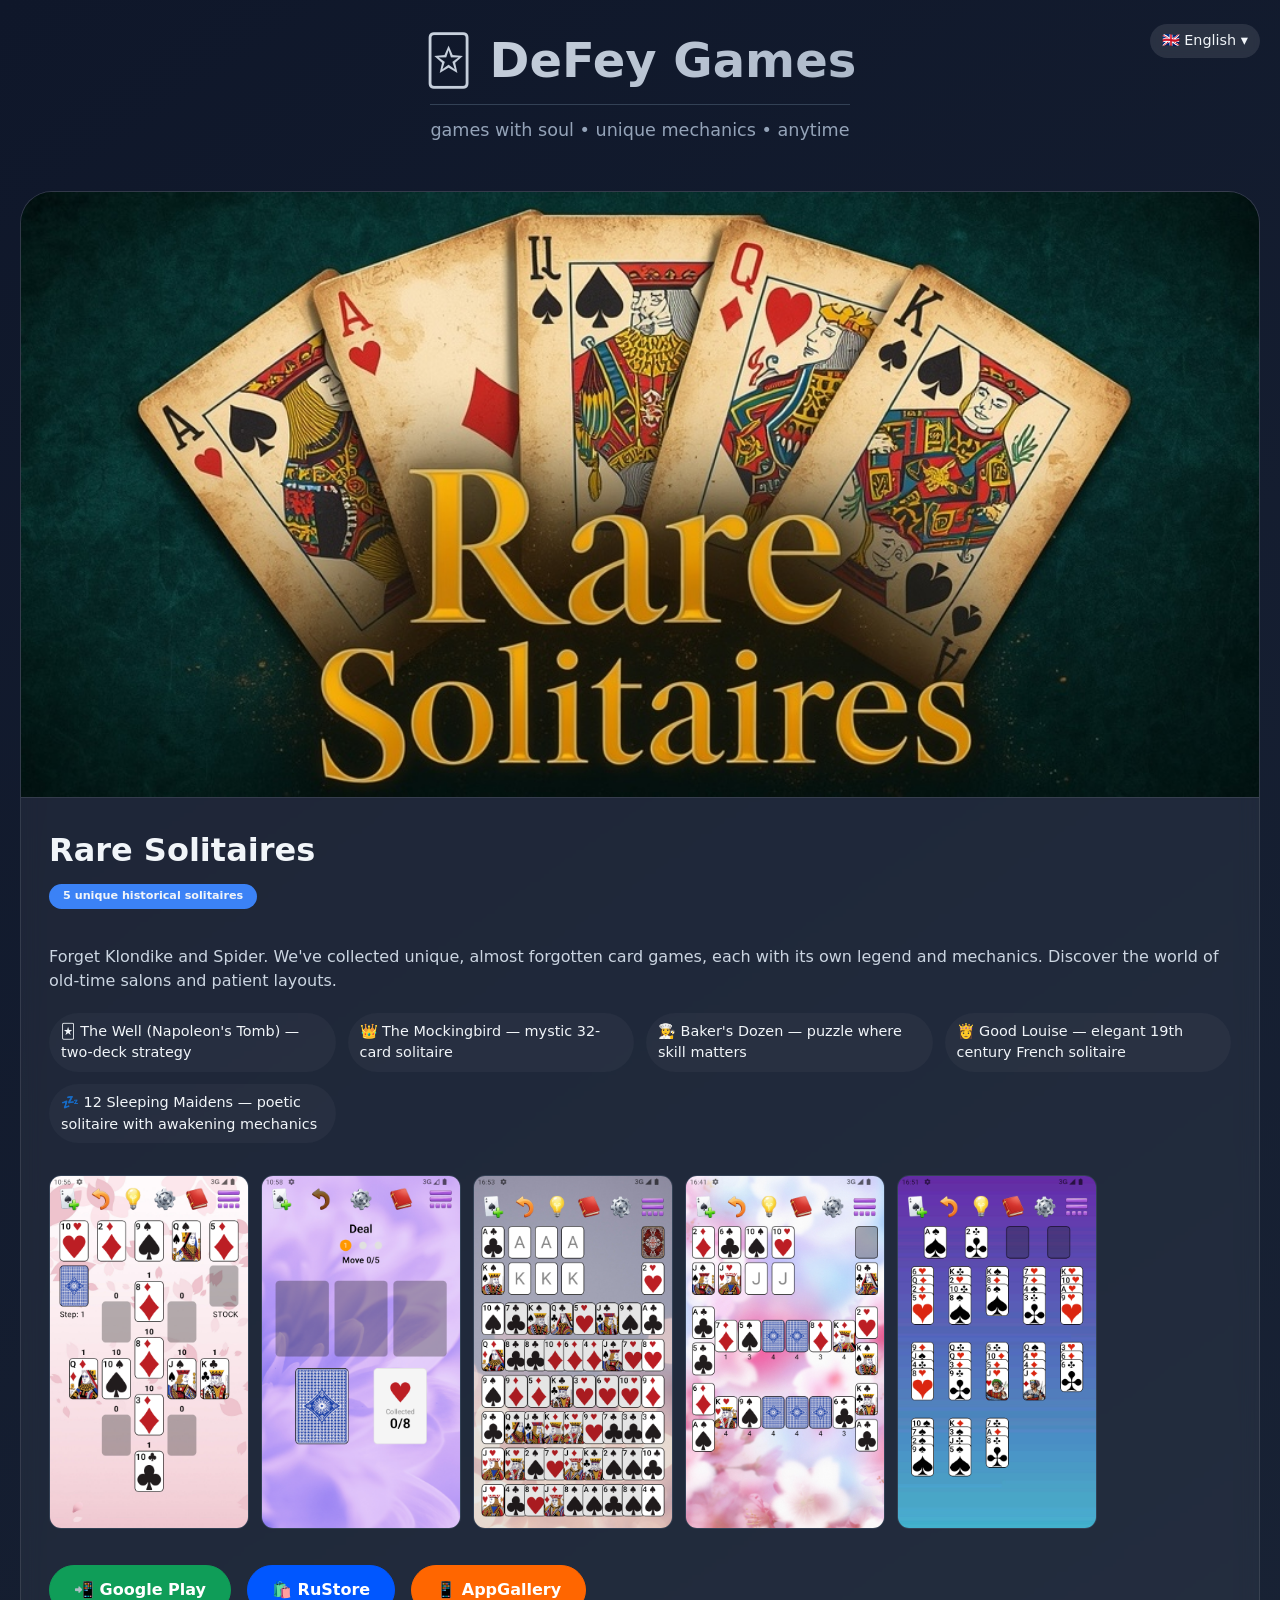
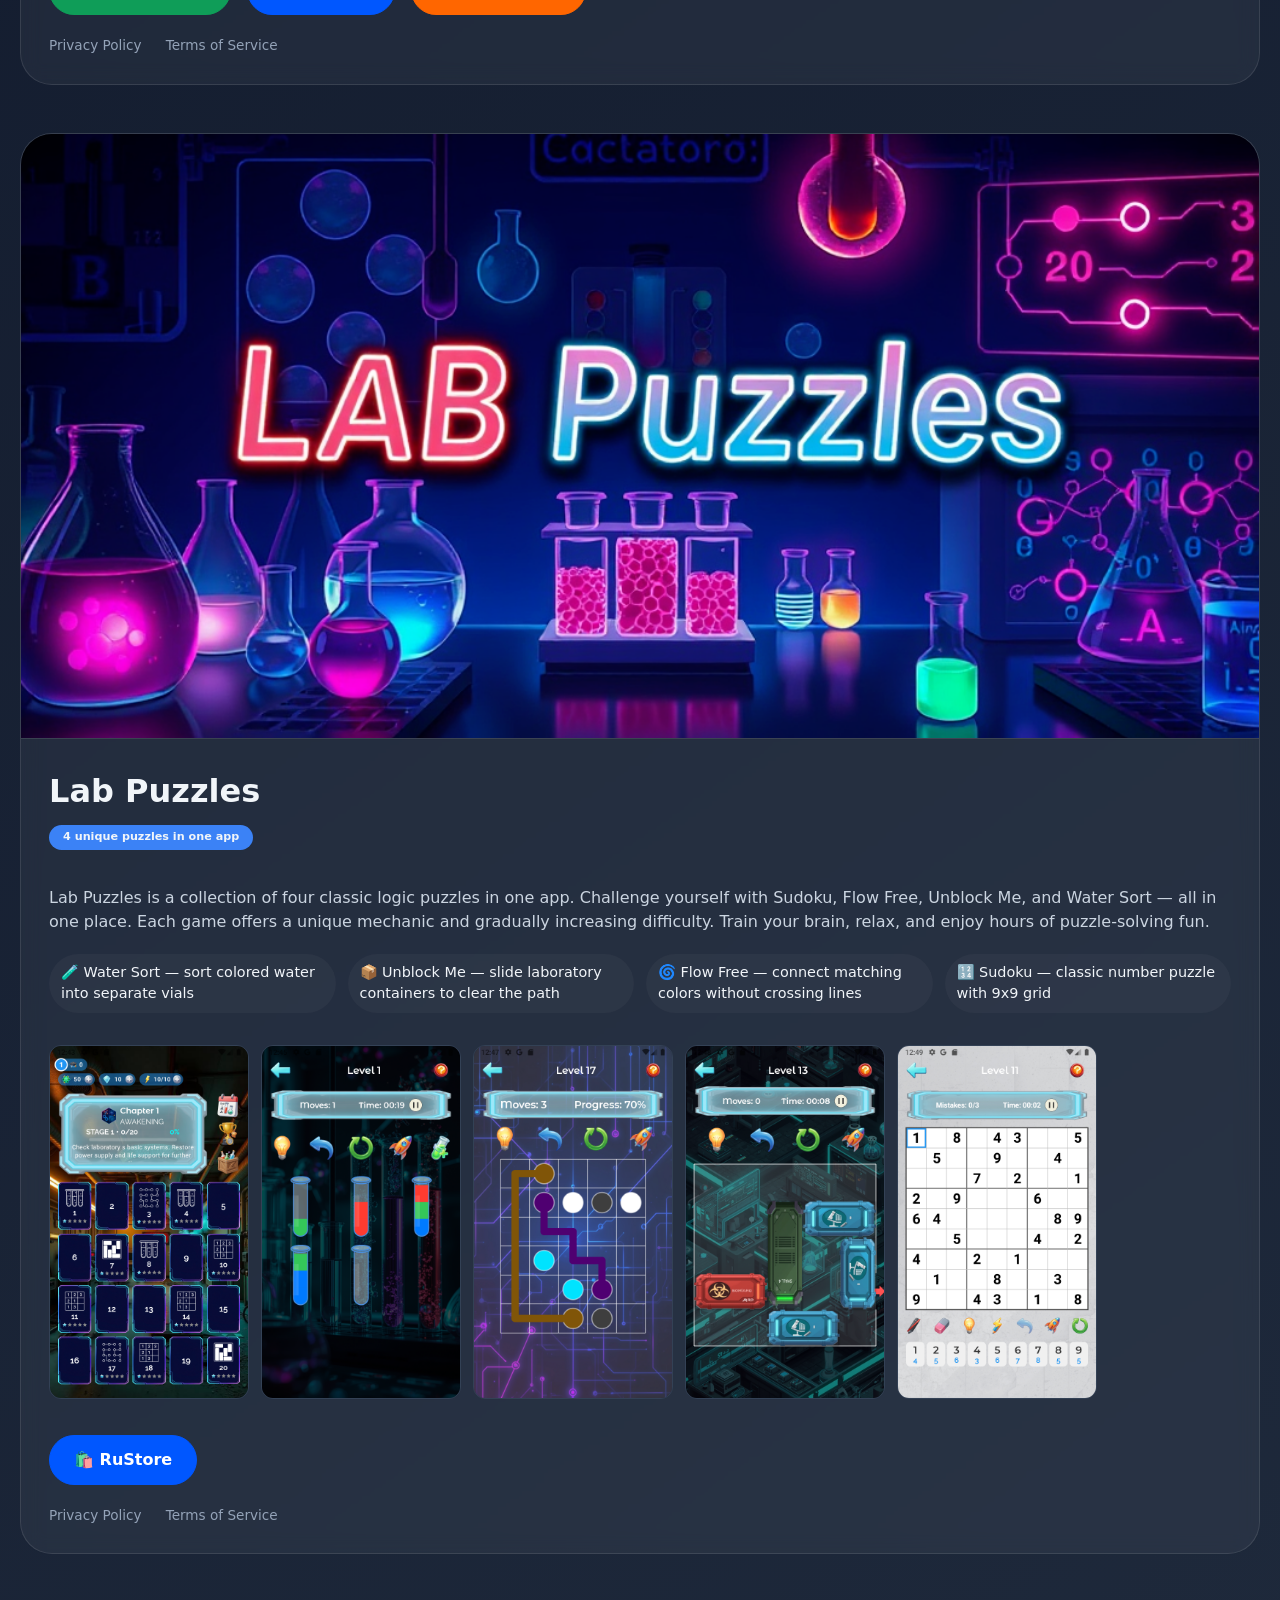
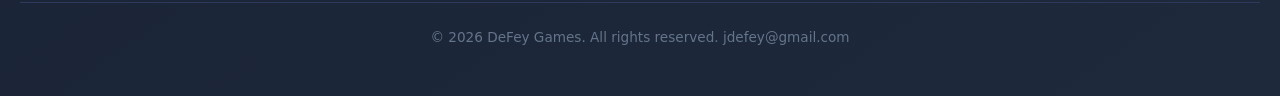
<file: index.html>
<!DOCTYPE html>
<html lang="en">
<head>
    <meta charset="UTF-8">
    <meta name="viewport" content="width=device-width, initial-scale=1.0, viewport-fit=cover">
    <title>DeFey Games — games with soul</title>
    <meta name="description" content="DeFey Games creates unique games with soul. Start with Rare Solitaires — a collection of historical solitaires.">
    <link rel="stylesheet" href="style.css">
</head>
<body>

<div class="container">
    <div class="header">
        <div class="lang-selector">
            <div class="selected-lang" id="langSelected">
                <span id="currentLangFlag">🇬🇧</span> <span id="currentLangName">English</span> ▾
            </div>
            <ul class="lang-dropdown" id="langDropdown">
                <li data-lang="en" data-flag="🇬🇧">English</li>
                <li data-lang="ru" data-flag="🇷🇺">Русский</li>
                <li data-lang="de" data-flag="🇩🇪">Deutsch</li>
                <li data-lang="fr" data-flag="🇫🇷">Français</li>
                <li data-lang="es" data-flag="🇪🇸">Español</li>
                <li data-lang="pt" data-flag="🇵🇹">Português</li>
                <li data-lang="ja" data-flag="🇯🇵">日本語</li>
                <li data-lang="ko" data-flag="🇰🇷">한국어</li>
                <li data-lang="zh" data-flag="🇨🇳">中文</li>
                <li data-lang="it" data-flag="🇮🇹">Italiano</li>
            </ul>
        </div>
        <div class="logo">🃟 DeFey Games</div>
        <div class="tagline" data-i18n="tagline">games with soul • unique mechanics • anytime</div>
    </div>

    <div id="gamesContainer"></div>

    <footer>
        <p data-i18n="copyright">© 2026 DeFey Games. All rights reserved. jdefey@gmail.com</p>
    </footer>
</div>

<script src="script.js"></script>
</body>
</html>
</file>
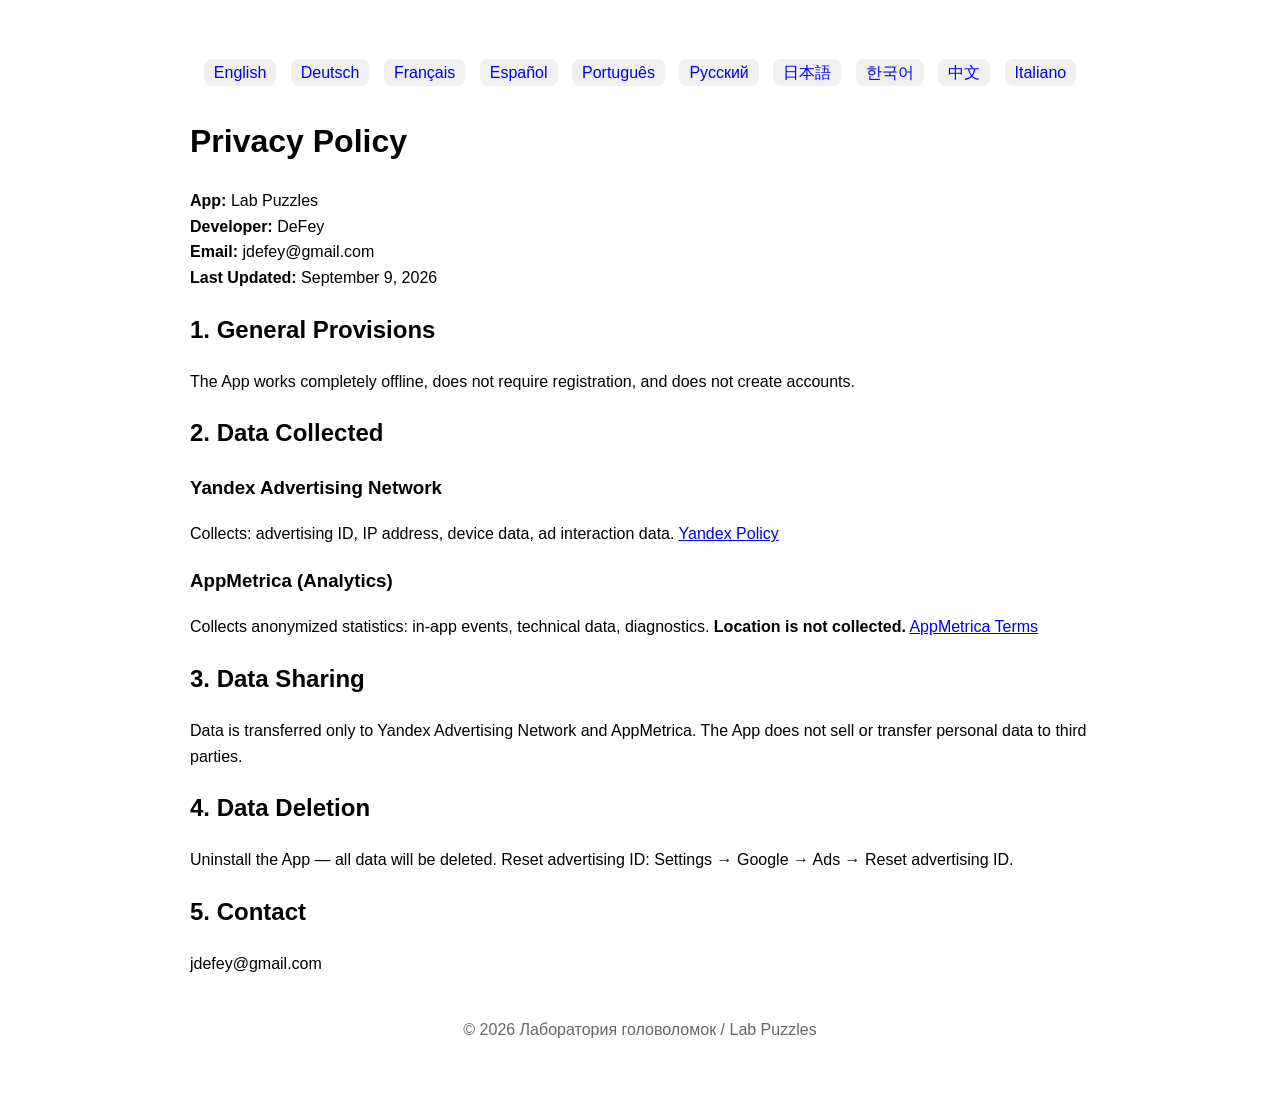
<file: lab_puzzles_privacy_policy.html>
<!DOCTYPE html>
<html lang="en">
<head>
    <meta charset="UTF-8">
    <title>Политика конфиденциальности — Лаборатория головоломок</title>
    <style>
        body { font-family: -apple-system, sans-serif; max-width: 900px; margin: 40px auto; padding: 20px; line-height: 1.6; }
        .lang-switch { text-align: center; margin-bottom: 30px; }
        .lang-switch a { margin: 0 5px; padding: 5px 10px; background: #f0f0f0; border-radius: 8px; text-decoration: none; }
        .lang-section { display: none; }
        .lang-section.active { display: block; }
        .footer { margin-top: 40px; text-align: center; color: #666; }
        @media (prefers-color-scheme: dark) { body { background: #1a1a1a; color: #ddd; } .lang-switch a { background: #333; color: #fff; } }
    </style>
</head>
<body>
<div class="lang-switch">
    <a href="#" data-lang="en">English</a>
    <a href="#" data-lang="de">Deutsch</a>
    <a href="#" data-lang="fr">Français</a>
    <a href="#" data-lang="es">Español</a>
    <a href="#" data-lang="pt">Português</a>
    <a href="#" data-lang="ru">Русский</a>
    <a href="#" data-lang="ja">日本語</a>
    <a href="#" data-lang="ko">한국어</a>
    <a href="#" data-lang="zh">中文</a>
    <a href="#" data-lang="it">Italiano</a>
</div>
<div id="lang-ru" class="lang-section">
    <h1>Политика конфиденциальности</h1>
    <p><strong>Приложение:</strong> Лаборатория головоломок (Lab Puzzles)<br><strong>Разработчик:</strong> DeFey<br><strong>Email:</strong> jdefey@gmail.com<br><strong>Последнее обновление:</strong> 9 сентября 2026 г.</p>
    <h2>1. Общие положения</h2>
    <p>Приложение работает полностью офлайн, не требует регистрации и не создаёт аккаунты.</p>
    <h2>2. Какие данные собираются</h2>
    <h3>Яндекс Рекламная Сеть</h3>
    <p>Собирает: рекламный ID, IP-адрес, данные об устройстве, данные о взаимодействии с рекламой. <a href="https://yandex.ru/legal/confidential/">Политика Яндекса</a></p>
    <h3>AppMetrica (аналитика)</h3>
    <p>Собирает обезличенную статистику: события в приложении, технические данные, диагностику. <strong>Геолокация не собирается.</strong> <a href="https://yandex.ru/legal/metrica_termsofuse/">Условия AppMetrica</a></p>
    <h2>3. Передача данных</h2>
    <p>Данные передаются только Яндекс.Рекламной Сети и AppMetrica. Приложение не продаёт и не передаёт личные данные третьим лицам.</p>
    <h2>4. Удаление данных</h2>
    <p>Удалите приложение — все данные будут удалены. Сбросить рекламный ID: Настройки → Google → Реклама → Сбросить рекламный ID.</p>
    <h2>5. Контакты</h2>
    <p>jdefey@gmail.com</p>
</div>
<div id="lang-en" class="lang-section active">
    <h1>Privacy Policy</h1>
    <p><strong>App:</strong> Lab Puzzles<br><strong>Developer:</strong> DeFey<br><strong>Email:</strong> jdefey@gmail.com<br><strong>Last Updated:</strong> September 9, 2026</p>
    <h2>1. General Provisions</h2>
    <p>The App works completely offline, does not require registration, and does not create accounts.</p>
    <h2>2. Data Collected</h2>
    <h3>Yandex Advertising Network</h3>
    <p>Collects: advertising ID, IP address, device data, ad interaction data. <a href="https://yandex.com/legal/confidential/">Yandex Policy</a></p>
    <h3>AppMetrica (Analytics)</h3>
    <p>Collects anonymized statistics: in-app events, technical data, diagnostics. <strong>Location is not collected.</strong> <a href="https://yandex.com/legal/metrica_termsofuse/en">AppMetrica Terms</a></p>
    <h2>3. Data Sharing</h2>
    <p>Data is transferred only to Yandex Advertising Network and AppMetrica. The App does not sell or transfer personal data to third parties.</p>
    <h2>4. Data Deletion</h2>
    <p>Uninstall the App — all data will be deleted. Reset advertising ID: Settings → Google → Ads → Reset advertising ID.</p>
    <h2>5. Contact</h2>
    <p>jdefey@gmail.com</p>
</div>
<div id="lang-de" class="lang-section">
    <h1>Datenschutzerklärung</h1>
    <p><strong>App:</strong> Lab Puzzles<br><strong>Entwickler:</strong> DeFey<br><strong>E-Mail:</strong> jdefey@gmail.com<br><strong>Letzte Aktualisierung:</strong> 9. September 2026</p>
    <h2>1. Allgemeine Bestimmungen</h2>
    <p>Die App funktioniert vollständig offline, erfordert keine Registrierung und erstellt keine Konten.</p>
    <h2>2. Gesammelte Daten</h2>
    <h3>Yandex Werbenetzwerk</h3>
    <p>Sammelt: Werbe-ID, IP-Adresse, Gerätedaten, Interaktionsdaten mit Werbung. <a href="https://yandex.ru/legal/confidential/">Yandex Richtlinie</a></p>
    <h3>AppMetrica (Analyse)</h3>
    <p>Sammelt anonymisierte Statistiken: App-Ereignisse, technische Daten, Diagnosen. <strong>Standort wird nicht erfasst.</strong> <a href="https://yandex.ru/legal/metrica_termsofuse/">AppMetrica Bedingungen</a></p>
    <h2>3. Datenweitergabe</h2>
    <p>Daten werden nur an das Yandex Werbenetzwerk und AppMetrica weitergegeben.</p>
    <h2>4. Datenlöschung</h2>
    <p>Deinstallieren Sie die App — alle Daten werden gelöscht. Werbe-ID zurücksetzen: Einstellungen → Google → Werbung → Werbe-ID zurücksetzen.</p>
    <h2>5. Kontakt</h2>
    <p>jdefey@gmail.com</p>
</div>
<div id="lang-fr" class="lang-section">
    <h1>Politique de confidentialité</h1>
    <p><strong>Application:</strong> Lab Puzzles<br><strong>Développeur:</strong> DeFey<br><strong>Email:</strong> jdefey@gmail.com<br><strong>Dernière mise à jour:</strong> 9 septembre 2026</p>
    <h2>1. Dispositions générales</h2>
    <p>L'application fonctionne entièrement hors ligne, ne nécessite pas d'inscription et ne crée pas de comptes.</p>
    <h2>2. Données collectées</h2>
    <h3>Réseau publicitaire Yandex</h3>
    <p>Collecte: ID publicitaire, adresse IP, données de l'appareil, interactions avec les publicités. <a href="https://yandex.ru/legal/confidential/">Politique Yandex</a></p>
    <h3>AppMetrica (analytique)</h3>
    <p>Collecte des statistiques anonymisées: événements dans l'application, données techniques, diagnostics. <strong>La localisation n'est pas collectée.</strong> <a href="https://yandex.ru/legal/metrica_termsofuse/">Conditions AppMetrica</a></p>
    <h2>3. Partage des données</h2>
    <p>Les données sont transmises uniquement au réseau publicitaire Yandex et à AppMetrica.</p>
    <h2>4. Suppression des données</h2>
    <p>Désinstallez l'application — toutes les données seront supprimées. Réinitialiser l'ID publicitaire: Paramètres → Google → Publicité → Réinitialiser l'ID publicitaire.</p>
    <h2>5. Contact</h2>
    <p>jdefey@gmail.com</p>
</div>
<div id="lang-es" class="lang-section">
    <h1>Política de privacidad</h1>
    <p><strong>Aplicación:</strong> Lab Puzzles<br><strong>Desarrollador:</strong> DeFey<br><strong>Email:</strong> jdefey@gmail.com<br><strong>Última actualización:</strong> 9 de septiembre de 2026</p>
    <h2>1. Disposiciones generales</h2>
    <p>La aplicación funciona completamente sin conexión, no requiere registro y no crea cuentas.</p>
    <h2>2. Datos recopilados</h2>
    <h3>Red publicitaria Yandex</h3>
    <p>Recopila: ID publicitario, dirección IP, datos del dispositivo, interacciones con anuncios. <a href="https://yandex.ru/legal/confidential/">Política de Yandex</a></p>
    <h3>AppMetrica (analítica)</h3>
    <p>Recopila estadísticas anónimas: eventos en la aplicación, datos técnicos, diagnósticos. <strong>No se recopila la ubicación.</strong> <a href="https://yandex.ru/legal/metrica_termsofuse/">Términos de AppMetrica</a></p>
    <h2>3. Compartir datos</h2>
    <p>Los datos se transfieren solo a la Red publicitaria de Yandex y a AppMetrica.</p>
    <h2>4. Eliminación de datos</h2>
    <p>Desinstala la aplicación — todos los datos se eliminarán. Restablecer ID publicitario: Configuración → Google → Anuncios → Restablecer ID publicitario.</p>
    <h2>5. Contacto</h2>
    <p>jdefey@gmail.com</p>
</div>
<div id="lang-pt" class="lang-section">
    <h1>Política de Privacidade</h1>
    <p><strong>Aplicativo:</strong> Lab Puzzles<br><strong>Desenvolvedor:</strong> DeFey<br><strong>Email:</strong> jdefey@gmail.com<br><strong>Última atualização:</strong> 9 de setembro de 2026</p>
    <h2>1. Disposições gerais</h2>
    <p>O aplicativo funciona completamente offline, não requer registro e não cria contas.</p>
    <h2>2. Dados coletados</h2>
    <h3>Rede de anúncios Yandex</h3>
    <p>Coleta: ID de publicidade, endereço IP, dados do dispositivo, interações com anúncios. <a href="https://yandex.ru/legal/confidential/">Política Yandex</a></p>
    <h3>AppMetrica (analítica)</h3>
    <p>Coleta estatísticas anônimas: eventos no aplicativo, dados técnicos, diagnósticos. <strong>A localização não é coletada.</strong> <a href="https://yandex.ru/legal/metrica_termsofuse/">Termos AppMetrica</a></p>
    <h2>3. Compartilhamento de dados</h2>
    <p>Os dados são transferidos apenas para a Rede de Anúncios Yandex e AppMetrica.</p>
    <h2>4. Exclusão de dados</h2>
    <p>Desinstale o aplicativo — todos os dados serão excluídos. Redefinir ID de publicidade: Configurações → Google → Anúncios → Redefinir ID de publicidade.</p>
    <h2>5. Contato</h2>
    <p>jdefey@gmail.com</p>
</div>
<div id="lang-ja" class="lang-section">
    <h1>プライバシーポリシー</h1>
    <p><strong>アプリ:</strong> Lab Puzzles<br><strong>開発者:</strong> DeFey<br><strong>メール:</strong> jdefey@gmail.com<br><strong>最終更新日:</strong> 2026年9月9日</p>
    <h2>1. 一般規定</h2>
    <p>このアプリは完全にオフラインで動作し、登録は不要で、アカウントも作成しません。</p>
    <h2>2. 収集されるデータ</h2>
    <h3>Yandex広告ネットワーク</h3>
    <p>収集する情報：広告ID、IPアドレス、デバイス情報、広告とのやり取り。 <a href="https://yandex.ru/legal/confidential/">Yandexポリシー</a></p>
    <h3>AppMetrica（分析）</h3>
    <p>匿名統計を収集：アプリ内イベント、技術データ、診断情報。<strong>位置情報は収集しません。</strong> <a href="https://yandex.ru/legal/metrica_termsofuse/">AppMetrica利用規約</a></p>
    <h2>3. データ共有</h2>
    <p>データはYandex広告ネットワークとAppMetricaにのみ転送されます。</p>
    <h2>4. データ削除</h2>
    <p>アプリをアンインストールすると、すべてのデータが削除されます。広告IDのリセット：設定 → Google → 広告 → 広告IDをリセット。</p>
    <h2>5. お問い合わせ</h2>
    <p>jdefey@gmail.com</p>
</div>
<div id="lang-ko" class="lang-section">
    <h1>개인정보 보호정책</h1>
    <p><strong>앱:</strong> Lab Puzzles<br><strong>개발자:</strong> DeFey<br><strong>이메일:</strong> jdefey@gmail.com<br><strong>마지막 업데이트:</strong> 2026년 9월 9일</p>
    <h2>1. 일반 조항</h2>
    <p>이 앱은 완전히 오프라인으로 작동하며, 등록이 필요하지 않고 계정을 생성하지 않습니다.</p>
    <h2>2. 수집되는 데이터</h2>
    <h3>Yandex 광고 네트워크</h3>
    <p>수집 항목: 광고 ID, IP 주소, 기기 정보, 광고 상호작용 데이터. <a href="https://yandex.ru/legal/confidential/">Yandex 정책</a></p>
    <h3>AppMetrica (분석)</h3>
    <p>익명 통계 수집: 앱 내 이벤트, 기술 데이터, 진단 정보.<strong>위치 정보는 수집되지 않습니다.</strong> <a href="https://yandex.ru/legal/metrica_termsofuse/">AppMetrica 약관</a></p>
    <h2>3. 데이터 공유</h2>
    <p>데이터는 Yandex 광고 네트워크 및 AppMetrica에만 전송됩니다.</p>
    <h2>4. 데이터 삭제</h2>
    <p>앱을 제거하면 모든 데이터가 삭제됩니다. 광고 ID 재설정: 설정 → Google → 광고 → 광고 ID 재설정.</p>
    <h2>5. 연락처</h2>
    <p>jdefey@gmail.com</p>
</div>
<div id="lang-zh" class="lang-section">
    <h1>隐私政策</h1>
    <p><strong>应用:</strong> Lab Puzzles<br><strong>开发者:</strong> DeFey<br><strong>邮箱:</strong> jdefey@gmail.com<br><strong>最后更新:</strong> 2026年9月9日</p>
    <h2>1. 总则</h2>
    <p>本应用完全离线运行，不需要注册，也不创建帐户。</p>
    <h2>2. 收集的数据</h2>
    <h3>Yandex广告网络</h3>
    <p>收集：广告ID、IP地址、设备数据、广告互动数据。<a href="https://yandex.ru/legal/confidential/">Yandex政策</a></p>
    <h3>AppMetrica（分析）</h3>
    <p>收集匿名统计数据：应用内事件、技术数据、诊断信息。<strong>不收集位置信息。</strong><a href="https://yandex.ru/legal/metrica_termsofuse/">AppMetrica条款</a></p>
    <h2>3. 数据共享</h2>
    <p>数据仅传输给Yandex广告网络和AppMetrica。</p>
    <h2>4. 数据删除</h2>
    <p>卸载应用即删除所有数据。重置广告ID：设置 → Google → 广告 → 重置广告ID。</p>
    <h2>5. 联系方式</h2>
    <p>jdefey@gmail.com</p>
</div>
<div id="lang-it" class="lang-section">
    <h1>Informativa sulla privacy</h1>
    <p><strong>App:</strong> Lab Puzzles<br><strong>Sviluppatore:</strong> DeFey<br><strong>Email:</strong> jdefey@gmail.com<br><strong>Ultimo aggiornamento:</strong> 9 settembre 2026</p>
    <h2>1. Disposizioni generali</h2>
    <p>L'app funziona completamente offline, non richiede registrazione e non crea account.</p>
    <h2>2. Dati raccolti</h2>
    <h3>Rete pubblicitaria Yandex</h3>
    <p>Raccoglie: ID pubblicitario, indirizzo IP, dati del dispositivo, interazioni con gli annunci. <a href="https://yandex.ru/legal/confidential/">Informativa Yandex</a></p>
    <h3>AppMetrica (analisi)</h3>
    <p>Raccoglie statistiche anonime: eventi nell'app, dati tecnici, diagnosi. <strong>La posizione non viene raccolta.</strong> <a href="https://yandex.ru/legal/metrica_termsofuse/">Termini AppMetrica</a></p>
    <h2>3. Condivisione dei dati</h2>
    <p>I dati vengono trasferiti solo alla Rete pubblicitaria Yandex e ad AppMetrica.</p>
    <h2>4. Cancellazione dei dati</h2>
    <p>Disinstalla l'app — tutti i dati verranno cancellati. Reimpostare l'ID pubblicitario: Impostazioni → Google → Annunci → Reimposta ID pubblicitario.</p>
    <h2>5. Contatti</h2>
    <p>jdefey@gmail.com</p>
</div>
<div class="footer">
    <p>© 2026 Лаборатория головоломок / Lab Puzzles</p>
</div>
<script>
document.querySelectorAll('.lang-switch a').forEach(link => {
    link.addEventListener('click', (e) => {
        e.preventDefault();
        const lang = link.getAttribute('data-lang');
        document.querySelectorAll('.lang-section').forEach(section => section.classList.remove('active'));
        const target = document.getElementById('lang-' + lang);
        if (target) target.classList.add('active');
        localStorage.setItem('privacyLangLab', lang);
    });
});
const savedLang = localStorage.getItem('privacyLangLab');
if (savedLang && document.getElementById('lang-' + savedLang)) {
    document.querySelectorAll('.lang-section').forEach(s => s.classList.remove('active'));
    document.getElementById('lang-' + savedLang).classList.add('active');
}
</script>
</body>
</html>
</file>
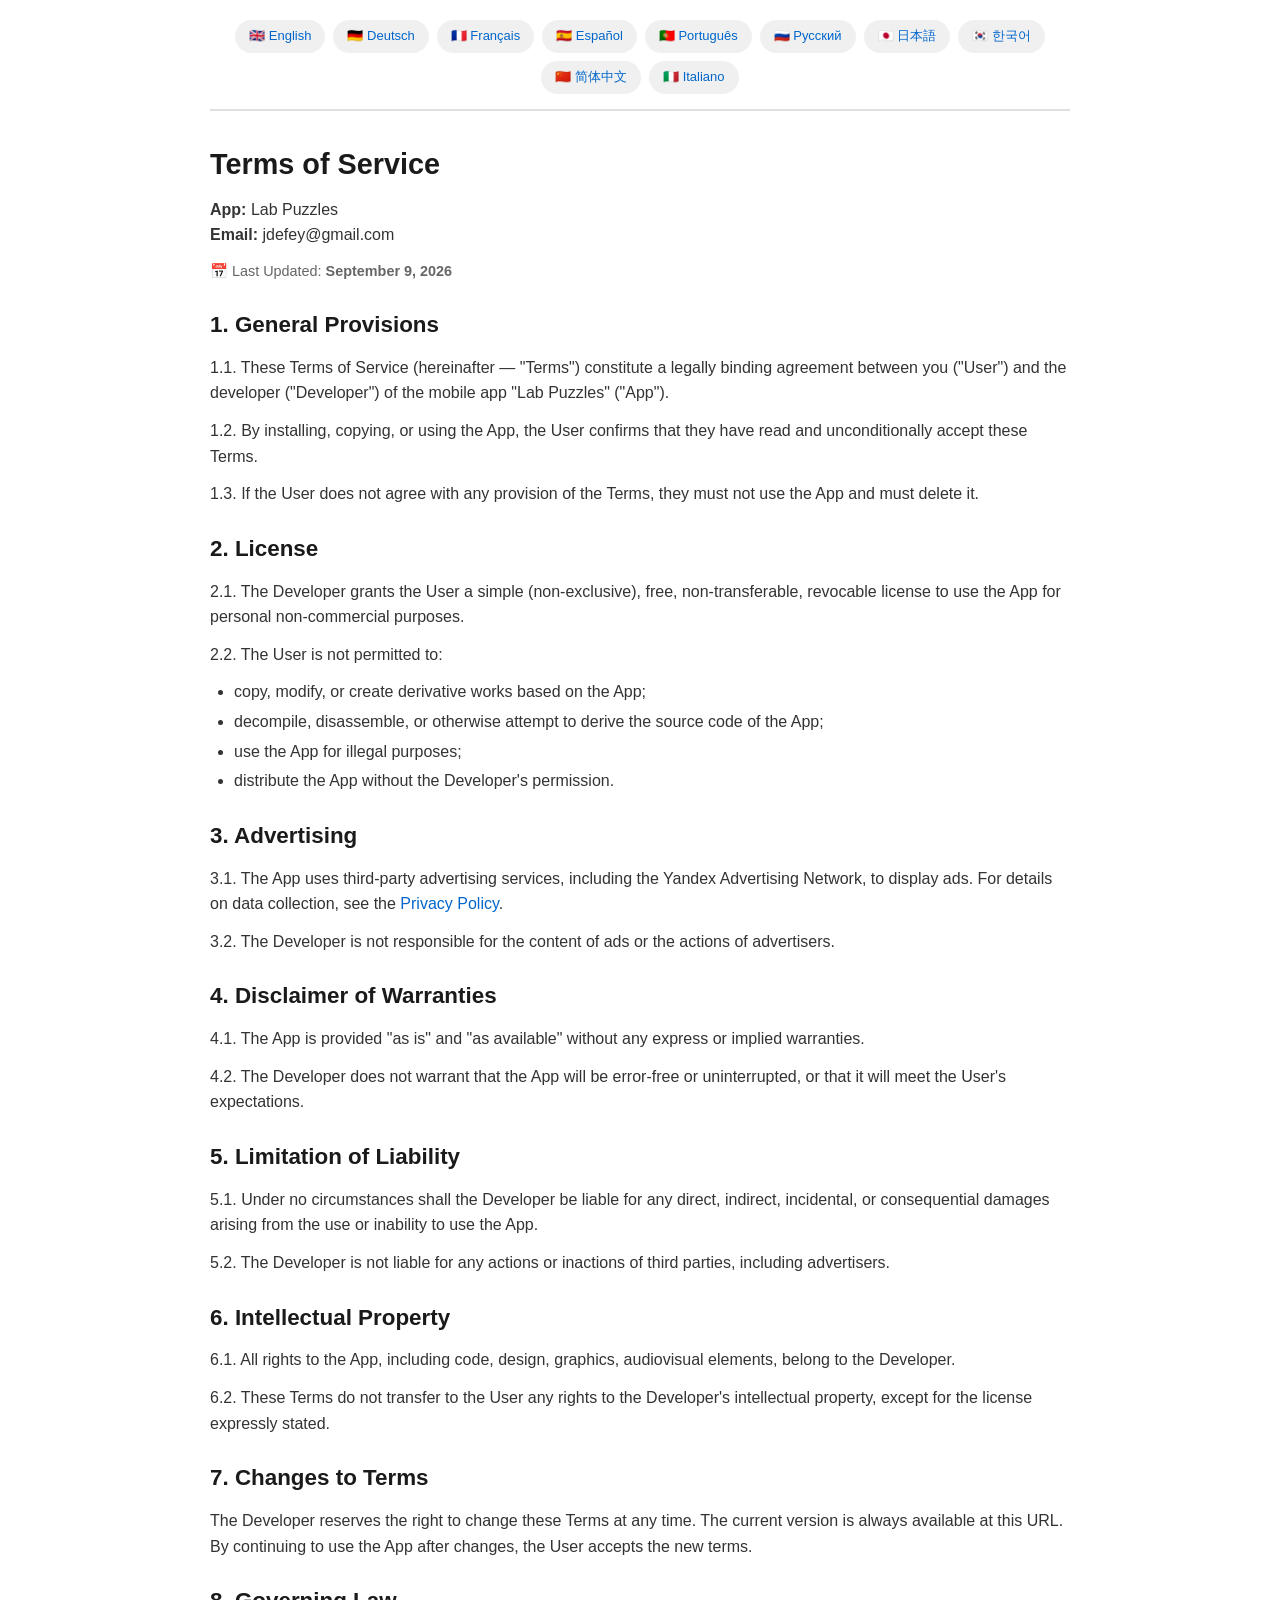
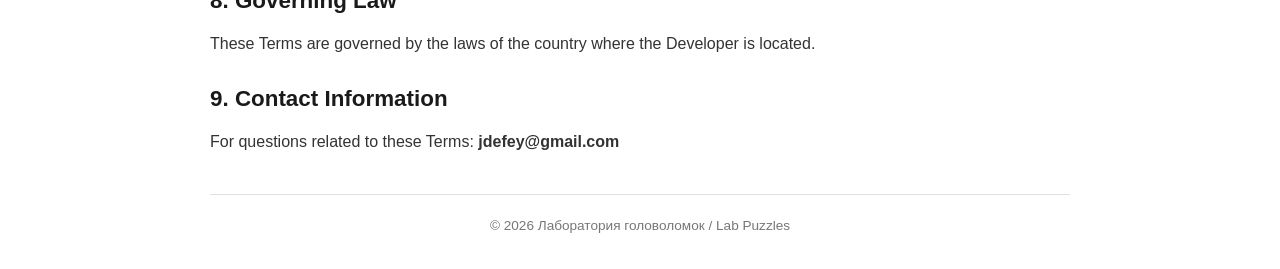
<file: lab_puzzles_terms_of_service.html>
<!DOCTYPE html>
<html lang="en">
<head>
    <meta charset="UTF-8">
    <meta name="viewport" content="width=device-width, initial-scale=1.0">
    <title>Условия использования / Terms of Service — Лаборатория головоломок</title>
    <style>
        * {
            margin: 0;
            padding: 0;
            box-sizing: border-box;
        }
        body {
            font-family: -apple-system, BlinkMacSystemFont, 'Segoe UI', Roboto, 'Helvetica Neue', sans-serif;
            line-height: 1.6;
            max-width: 900px;
            margin: 0 auto;
            padding: 20px;
            color: #333;
            background: #fff;
        }
        h1 {
            font-size: 1.8em;
            margin-bottom: 10px;
            color: #1a1a1a;
        }
        h2 {
            font-size: 1.4em;
            margin-top: 24px;
            margin-bottom: 12px;
            color: #1a1a1a;
        }
        p {
            margin-bottom: 12px;
        }
        ul {
            margin-bottom: 12px;
            padding-left: 24px;
        }
        li {
            margin-bottom: 4px;
        }
        a {
            color: #0066cc;
            text-decoration: none;
        }
        a:hover {
            text-decoration: underline;
        }
        .lang-switch {
            text-align: center;
            margin-bottom: 30px;
            padding-bottom: 15px;
            border-bottom: 2px solid #e0e0e0;
            display: flex;
            flex-wrap: wrap;
            justify-content: center;
            gap: 8px;
        }
        .lang-switch a {
            display: inline-block;
            padding: 6px 14px;
            background: #f0f0f0;
            border-radius: 20px;
            font-size: 13px;
            font-weight: 500;
            transition: all 0.2s;
        }
        .lang-switch a:hover {
            background: #e0e0e0;
            text-decoration: none;
        }
        .lang-section {
            display: none;
        }
        .lang-section.active {
            display: block;
        }
        .footer {
            margin-top: 40px;
            padding-top: 20px;
            border-top: 1px solid #e0e0e0;
            font-size: 0.85em;
            text-align: center;
            color: #777;
        }
        .last-updated {
            color: #666;
            font-size: 0.9em;
            margin-bottom: 20px;
        }
        @media (prefers-color-scheme: dark) {
            body {
                background: #1a1a1a;
                color: #e0e0e0;
            }
            h1, h2 {
                color: #ffffff;
            }
            .lang-switch {
                border-bottom-color: #333;
            }
            .lang-switch a {
                background: #2d2d2d;
                color: #66ccff;
            }
            .lang-switch a:hover {
                background: #3d3d3d;
            }
            .footer {
                border-top-color: #333;
                color: #888;
            }
            a {
                color: #66ccff;
            }
        }
    </style>
</head>
<body>

<div class="lang-switch">
    <a href="#" data-lang="en">🇬🇧 English</a>
    <a href="#" data-lang="de">🇩🇪 Deutsch</a>
    <a href="#" data-lang="fr">🇫🇷 Français</a>
    <a href="#" data-lang="es">🇪🇸 Español</a>
    <a href="#" data-lang="pt">🇵🇹 Português</a>
    <a href="#" data-lang="ru">🇷🇺 Русский</a>
    <a href="#" data-lang="ja">🇯🇵 日本語</a>
    <a href="#" data-lang="ko">🇰🇷 한국어</a>
    <a href="#" data-lang="zh">🇨🇳 简体中文</a>
    <a href="#" data-lang="it">🇮🇹 Italiano</a>
</div>

<!-- АНГЛИЙСКИЙ -->
<div id="lang-en" class="lang-section active">
    <h1>Terms of Service</h1>
    <p><strong>App:</strong> Lab Puzzles<br>
    <strong>Email:</strong> jdefey@gmail.com</p>
    <p class="last-updated">📅 Last Updated: <strong>September 9, 2026</strong></p>

    <h2>1. General Provisions</h2>
    <p>1.1. These Terms of Service (hereinafter — "Terms") constitute a legally binding agreement between you ("User") and the developer ("Developer") of the mobile app "Lab Puzzles" ("App").</p>
    <p>1.2. By installing, copying, or using the App, the User confirms that they have read and unconditionally accept these Terms.</p>
    <p>1.3. If the User does not agree with any provision of the Terms, they must not use the App and must delete it.</p>

    <h2>2. License</h2>
    <p>2.1. The Developer grants the User a simple (non-exclusive), free, non-transferable, revocable license to use the App for personal non-commercial purposes.</p>
    <p>2.2. The User is not permitted to:</p>
    <ul>
        <li>copy, modify, or create derivative works based on the App;</li>
        <li>decompile, disassemble, or otherwise attempt to derive the source code of the App;</li>
        <li>use the App for illegal purposes;</li>
        <li>distribute the App without the Developer's permission.</li>
    </ul>

    <h2>3. Advertising</h2>
    <p>3.1. The App uses third-party advertising services, including the Yandex Advertising Network, to display ads. For details on data collection, see the <a href="lab_puzzles_privacy_policy.html">Privacy Policy</a>.</p>
    <p>3.2. The Developer is not responsible for the content of ads or the actions of advertisers.</p>

    <h2>4. Disclaimer of Warranties</h2>
    <p>4.1. The App is provided "as is" and "as available" without any express or implied warranties.</p>
    <p>4.2. The Developer does not warrant that the App will be error-free or uninterrupted, or that it will meet the User's expectations.</p>

    <h2>5. Limitation of Liability</h2>
    <p>5.1. Under no circumstances shall the Developer be liable for any direct, indirect, incidental, or consequential damages arising from the use or inability to use the App.</p>
    <p>5.2. The Developer is not liable for any actions or inactions of third parties, including advertisers.</p>

    <h2>6. Intellectual Property</h2>
    <p>6.1. All rights to the App, including code, design, graphics, audiovisual elements, belong to the Developer.</p>
    <p>6.2. These Terms do not transfer to the User any rights to the Developer's intellectual property, except for the license expressly stated.</p>

    <h2>7. Changes to Terms</h2>
    <p>The Developer reserves the right to change these Terms at any time. The current version is always available at this URL. By continuing to use the App after changes, the User accepts the new terms.</p>

    <h2>8. Governing Law</h2>
    <p>These Terms are governed by the laws of the country where the Developer is located.</p>

    <h2>9. Contact Information</h2>
    <p>For questions related to these Terms: <strong>jdefey@gmail.com</strong></p>
</div>

<!-- РУССКИЙ -->
<div id="lang-ru" class="lang-section">
    <h1>Условия использования</h1>
    <p><strong>Приложение:</strong> Лаборатория головоломок (Lab Puzzles)<br>
    <strong>Email:</strong> jdefey@gmail.com</p>
    <p class="last-updated">📅 Дата последнего обновления: <strong>9 сентября 2026 г.</strong></p>

    <h2>1. Общие положения</h2>
    <p>1.1. Настоящие Условия использования (далее — «Условия») являются юридически обязывающим соглашением между вами («Пользователь») и разработчиком («Разработчик») мобильного приложения «Лаборатория головоломок» («Приложение»).</p>
    <p>1.2. Устанавливая, копируя или используя Приложение, Пользователь подтверждает, что ознакомился с настоящими Условиями и принимает их безоговорочно.</p>
    <p>1.3. Если Пользователь не согласен с какими-либо положениями Условий, он не должен использовать Приложение и обязан удалить его.</p>

    <h2>2. Лицензия</h2>
    <p>2.1. Разработчик предоставляет Пользователю простую (неисключительную), бесплатную, непередаваемую, отзывную лицензию на использование Приложения в личных некоммерческих целях.</p>
    <p>2.2. Пользователь не имеет права:</p>
    <ul>
        <li>копировать, модифицировать или создавать производные работы на основе Приложения;</li>
        <li>декомпилировать, дизассемблировать или иным образом пытаться получить исходный код Приложения;</li>
        <li>использовать Приложение для незаконных целей;</li>
        <li>распространять Приложение без разрешения Разработчика.</li>
    </ul>

    <h2>3. Реклама</h2>
    <p>3.1. Приложение использует сторонние рекламные сервисы, включая Яндекс.Рекламную Сеть, для показа рекламы. Подробнее о сборе данных см. в <a href="lab_puzzles_privacy_policy.html">Политике конфиденциальности</a>.</p>
    <p>3.2. Разработчик не несет ответственности за содержание рекламы и действия рекламодателей.</p>

    <h2>4. Отказ от гарантий</h2>
    <p>4.1. Приложение предоставляется «как есть» («as is») и «как доступно» («as available») без каких-либо явных или подразумеваемых гарантий.</p>
    <p>4.2. Разработчик не гарантирует, что Приложение будет работать без ошибок или перебоев, а также что оно будет соответствовать ожиданиям Пользователя.</p>

    <h2>5. Ограничение ответственности</h2>
    <p>5.1. Ни при каких обстоятельствах Разработчик не несет ответственности за любые прямые, косвенные, случайные или косвенные убытки, возникающие из использования или невозможности использования Приложения.</p>
    <p>5.2. Разработчик не несет ответственности за любые действия или бездействие третьих лиц, включая рекламодателей.</p>

    <h2>6. Интеллектуальная собственность</h2>
    <p>6.1. Все права на Приложение, включая код, дизайн, графику, аудиовизуальные элементы, принадлежат Разработчику.</p>
    <p>6.2. Настоящие Условия не передают Пользователю никаких прав на интеллектуальную собственность Разработчика, кроме явно указанной лицензии.</p>

    <h2>7. Изменение Условий</h2>
    <p>Разработчик оставляет за собой право изменять настоящие Условия в любое время. Актуальная версия всегда доступна по этой ссылке. Продолжая использовать Приложение после изменений, Пользователь принимает новые условия.</p>

    <h2>8. Применимое право</h2>
    <p>Настоящие Условия регулируются законодательством страны местонахождения Разработчика.</p>

    <h2>9. Контакты</h2>
    <p>По вопросам, связанным с настоящими Условиями: <strong>jdefey@gmail.com</strong></p>
</div>

<!-- НЕМЕЦКИЙ -->
<div id="lang-de" class="lang-section">
    <h1>Nutzungsbedingungen</h1>
    <p><strong>App:</strong> Lab Puzzles<br>
    <strong>E-Mail:</strong> jdefey@gmail.com</p>
    <p class="last-updated">📅 Letzte Aktualisierung: <strong>9. September 2026</strong></p>

    <h2>1. Allgemeine Bestimmungen</h2>
    <p>1.1. Diese Nutzungsbedingungen (im Folgenden „Bedingungen“) stellen eine rechtsverbindliche Vereinbarung zwischen Ihnen („Nutzer“) und dem Entwickler („Entwickler“) der mobilen App „Lab Puzzles“ („App“) dar.</p>
    <p>1.2. Durch die Installation, das Kopieren oder die Nutzung der App bestätigt der Nutzer, dass er diese Bedingungen gelesen hat und sie vorbehaltlos akzeptiert.</p>
    <p>1.3. Wenn der Nutzer mit einer Bestimmung der Bedingungen nicht einverstanden ist, darf er die App nicht nutzen und muss sie löschen.</p>

    <h2>2. Lizenz</h2>
    <p>2.1. Der Entwickler gewährt dem Nutzer eine einfache (nicht-exklusive), kostenlose, nicht übertragbare, widerrufliche Lizenz zur Nutzung der App für persönliche nicht-kommerzielle Zwecke.</p>
    <p>2.2. Der Nutzer ist nicht berechtigt:</p>
    <ul>
        <li>die App zu kopieren, zu modifizieren oder abgeleitete Werke zu erstellen;</li>
        <li>die App zu dekompilieren, zu disassemblieren oder anderweitig zu versuchen, den Quellcode zu erhalten;</li>
        <li>die App für illegale Zwecke zu nutzen;</li>
        <li>die App ohne Zustimmung des Entwicklers zu verbreiten.</li>
    </ul>

    <h2>3. Werbung</h2>
    <p>3.1. Die App verwendet Drittanbieter-Werbedienste, einschließlich des Yandex-Werbenetzwerks, um Werbung anzuzeigen. Details zur Datenerhebung finden Sie in der <a href="lab_puzzles_privacy_policy.html">Datenschutzerklärung</a>.</p>
    <p>3.2. Der Entwickler haftet nicht für den Inhalt von Werbung oder die Handlungen von Werbetreibenden.</p>

    <h2>4. Gewährleistungsausschluss</h2>
    <p>4.1. Die App wird „wie besehen“ („as is“) und „wie verfügbar“ („as available“) ohne jegliche ausdrückliche oder stillschweigende Gewährleistung bereitgestellt.</p>
    <p>4.2. Der Entwickler garantiert nicht, dass die App fehlerfrei oder unterbrechungsfrei funktioniert oder den Erwartungen des Nutzers entspricht.</p>

    <h2>5. Haftungsbeschränkung</h2>
    <p>5.1. Der Entwickler haftet unter keinen Umständen für direkte, indirekte, zufällige oder Folgeschäden, die aus der Nutzung oder der Unmöglichkeit der Nutzung der App entstehen.</p>
    <p>5.2. Der Entwickler haftet nicht für Handlungen oder Unterlassungen Dritter, einschließlich Werbetreibender.</p>

    <h2>6. Geistiges Eigentum</h2>
    <p>6.1. Alle Rechte an der App, einschließlich Code, Design, Grafiken und audiovisuellen Elementen, gehören dem Entwickler.</p>
    <p>6.2. Diese Bedingungen übertragen dem Nutzer keine Rechte am geistigen Eigentum des Entwicklers, mit Ausnahme der ausdrücklich genannten Lizenz.</p>

    <h2>7. Änderungen der Bedingungen</h2>
    <p>Der Entwickler behält sich das Recht vor, diese Bedingungen jederzeit zu ändern. Die aktuelle Version ist immer unter dieser URL verfügbar. Durch die fortgesetzte Nutzung der App nach Änderungen akzeptiert der Nutzer die neuen Bedingungen.</p>

    <h2>8. Anwendbares Recht</h2>
    <p>Diese Bedingungen unterliegen dem Recht des Landes, in dem sich der Entwickler befindet.</p>

    <h2>9. Kontakt</h2>
    <p>Für Fragen zu diesen Bedingungen: <strong>jdefey@gmail.com</strong></p>
</div>

<!-- ФРАНЦУЗСКИЙ -->
<div id="lang-fr" class="lang-section">
    <h1>Conditions d'utilisation</h1>
    <p><strong>Application:</strong> Lab Puzzles<br>
    <strong>Email:</strong> jdefey@gmail.com</p>
    <p class="last-updated">📅 Dernière mise à jour: <strong>9 septembre 2026</strong></p>

    <h2>1. Dispositions générales</h2>
    <p>1.1. Les présentes Conditions d'utilisation (ci-après « Conditions ») constituent un accord juridiquement contraignant entre vous (« Utilisateur ») et le développeur (« Développeur ») de l'application mobile « Lab Puzzles » (« Application »).</p>
    <p>1.2. En installant, copiant ou utilisant l'Application, l'Utilisateur confirme qu'il a lu et accepte sans réserve les présentes Conditions.</p>
    <p>1.3. Si l'Utilisateur n'est pas d'accord avec une disposition quelconque des Conditions, il ne doit pas utiliser l'Application et doit la supprimer.</p>

    <h2>2. Licence</h2>
    <p>2.1. Le Développeur accorde à l'Utilisateur une licence simple (non exclusive), gratuite, non transférable et révocable pour utiliser l'Application à des fins personnelles non commerciales.</p>
    <p>2.2. L'Utilisateur n'est pas autorisé à :</p>
    <ul>
        <li>copier, modifier ou créer des œuvres dérivées de l'Application;</li>
        <li>décompiler, désassembler ou tenter d'obtenir le code source de l'Application;</li>
        <li>utiliser l'Application à des fins illégales;</li>
        <li>distribuer l'Application sans l'autorisation du Développeur.</li>
    </ul>

    <h2>3. Publicité</h2>
    <p>3.1. L'Application utilise des services publicitaires tiers, y compris le Réseau publicitaire Yandex, pour afficher des publicités. Pour plus de détails sur la collecte de données, consultez la <a href="lab_puzzles_privacy_policy.html">Politique de confidentialité</a>.</p>
    <p>3.2. Le Développeur n'est pas responsable du contenu des publicités ni des actions des annonceurs.</p>

    <h2>4. Exclusion de garantie</h2>
    <p>4.1. L'Application est fournie « en l'état » (« as is ») et « comme disponible » (« as available ») sans aucune garantie expresse ou implicite.</p>
    <p>4.2. Le Développeur ne garantit pas que l'Application fonctionnera sans erreur ni interruption, ni qu'elle répondra aux attentes de l'Utilisateur.</p>

    <h2>5. Limitation de responsabilité</h2>
    <p>5.1. En aucun cas le Développeur ne pourra être tenu responsable des dommages directs, indirects, accessoires ou consécutifs découlant de l'utilisation ou de l'impossibilité d'utiliser l'Application.</p>
    <p>5.2. Le Développeur n'est pas responsable des actions ou inactions de tiers, y compris les annonceurs.</p>

    <h2>6. Propriété intellectuelle</h2>
    <p>6.1. Tous les droits sur l'Application, y compris le code, le design, les graphiques et les éléments audiovisuels, appartiennent au Développeur.</p>
    <p>6.2. Les présentes Conditions ne transfèrent à l'Utilisateur aucun droit sur la propriété intellectuelle du Développeur, à l'exception de la licence expressément indiquée.</p>

    <h2>7. Modification des Conditions</h2>
    <p>Le Développeur se réserve le droit de modifier les présentes Conditions à tout moment. La version actuelle est toujours disponible à cette URL. En continuant à utiliser l'Application après les modifications, l'Utilisateur accepte les nouvelles conditions.</p>

    <h2>8. Droit applicable</h2>
    <p>Les présentes Conditions sont régies par les lois du pays où le Développeur est situé.</p>

    <h2>9. Contact</h2>
    <p>Pour toute question concernant les présentes Conditions: <strong>jdefey@gmail.com</strong></p>
</div>

<!-- ИСПАНСКИЙ -->
<div id="lang-es" class="lang-section">
    <h1>Condiciones de uso</h1>
    <p><strong>Aplicación:</strong> Lab Puzzles<br>
    <strong>Email:</strong> jdefey@gmail.com</p>
    <p class="last-updated">📅 Última actualización: <strong>9 de septiembre de 2026</strong></p>

    <h2>1. Disposiciones generales</h2>
    <p>1.1. Las presentes Condiciones de uso (en adelante, « Condiciones ») constituyen un acuerdo legalmente vinculante entre usted (« Usuario ») y el desarrollador (« Desarrollador ») de la aplicación móvil « Lab Puzzles » (« Aplicación »).</p>
    <p>1.2. Al instalar, copiar o utilizar la Aplicación, el Usuario confirma que ha leído y acepta incondicionalmente las presentes Condiciones.</p>
    <p>1.3. Si el Usuario no está de acuerdo con alguna disposición de las Condiciones, no debe utilizar la Aplicación y debe eliminarla.</p>

    <h2>2. Licencia</h2>
    <p>2.1. El Desarrollador otorga al Usuario una licencia simple (no exclusiva), gratuita, no transferible y revocable para usar la Aplicación con fines personales no comerciales.</p>
    <p>2.2. El Usuario no está autorizado a:</p>
    <ul>
        <li>copiar, modificar o crear obras derivadas de la Aplicación;</li>
        <li>descompilar, desensamblar o intentar obtener el código fuente de la Aplicación;</li>
        <li>utilizar la Aplicación para fines ilegales;</li>
        <li>distribuir la Aplicación sin el permiso del Desarrollador.</li>
    </ul>

    <h2>3. Publicidad</h2>
    <p>3.1. La Aplicación utiliza servicios publicitarios de terceros, incluida la Red publicitaria Yandex, para mostrar anuncios. Para más detalles sobre la recopilación de datos, consulte la <a href="lab_puzzles_privacy_policy.html">Política de privacidad</a>.</p>
    <p>3.2. El Desarrollador no es responsable del contenido de los anuncios ni de las acciones de los anunciantes.</p>

    <h2>4. Renuncia de garantías</h2>
    <p>4.1. La Aplicación se proporciona « tal cual » (« as is ») y « según disponibilidad » (« as available ») sin ninguna garantía expresa o implícita.</p>
    <p>4.2. El Desarrollador no garantiza que la Aplicación funcione sin errores o interrupciones, ni que cumpla con las expectativas del Usuario.</p>

    <h2>5. Limitación de responsabilidad</h2>
    <p>5.1. En ningún caso el Desarrollador será responsable de los daños directos, indirectos, incidentales o consecuentes que surjan del uso o la imposibilidad de usar la Aplicación.</p>
    <p>5.2. El Desarrollador no es responsable de las acciones u omisiones de terceros, incluidos los anunciantes.</p>

    <h2>6. Propiedad intelectual</h2>
    <p>6.1. Todos los derechos sobre la Aplicación, incluidos el código, el diseño, los gráficos y los elementos audiovisuales, pertenecen al Desarrollador.</p>
    <p>6.2. Las presentes Condiciones no transfieren al Usuario ningún derecho sobre la propiedad intelectual del Desarrollador, excepto la licencia expresamente indicada.</p>

    <h2>7. Cambios en las Condiciones</h2>
    <p>El Desarrollador se reserva el derecho de modificar las presentes Condiciones en cualquier momento. La versión actual está siempre disponible en esta URL. Al continuar usando la Aplicación después de los cambios, el Usuario acepta las nuevas condiciones.</p>

    <h2>8. Ley aplicable</h2>
    <p>Las presentes Condiciones se rigen por las leyes del país donde se encuentra el Desarrollador.</p>

    <h2>9. Contacto</h2>
    <p>Para preguntas relacionadas con estas Condiciones: <strong>jdefey@gmail.com</strong></p>
</div>

<!-- ПОРТУГАЛЬСКИЙ -->
<div id="lang-pt" class="lang-section">
    <h1>Termos de uso</h1>
    <p><strong>Aplicativo:</strong> Lab Puzzles<br>
    <strong>Email:</strong> jdefey@gmail.com</p>
    <p class="last-updated">📅 Última atualização: <strong>9 de setembro de 2026</strong></p>

    <h2>1. Disposições gerais</h2>
    <p>1.1. Estes Termos de uso (doravante « Termos ») constituem um acordo juridicamente vinculativo entre você (« Usuário ») e o desenvolvedor (« Desenvolvedor ») do aplicativo móvel « Lab Puzzles » (« Aplicativo »).</p>
    <p>1.2. Ao instalar, copiar ou usar o Aplicativo, o Usuário confirma que leu e aceita incondicionalmente estes Termos.</p>
    <p>1.3. Se o Usuário não concordar com qualquer disposição dos Termos, não deve usar o Aplicativo e deve removê-lo.</p>

    <h2>2. Licença</h2>
    <p>2.1. O Desenvolvedor concede ao Usuário uma licença simples (não exclusiva), gratuita, não transferível e revogável para usar o Aplicativo para fins pessoais não comerciais.</p>
    <p>2.2. O Usuário não está autorizado a:</p>
    <ul>
        <li>copiar, modificar ou criar obras derivadas do Aplicativo;</li>
        <li>descompilar, desmontar ou tentar obter o código-fonte do Aplicativo;</li>
        <li>usar o Aplicativo para fins ilegais;</li>
        <li>distribuir o Aplicativo sem a permissão do Desenvolvedor.</li>
    </ul>

    <h2>3. Publicidade</h2>
    <p>3.1. O Aplicativo usa serviços de publicidade de terceiros, incluindo a Rede de Anúncios Yandex, para exibir anúncios. Para detalhes sobre a coleta de dados, consulte a <a href="lab_puzzles_privacy_policy.html">Política de Privacidade</a>.</p>
    <p>3.2. O Desenvolvedor não é responsável pelo conteúdo dos anúncios ou pelas ações dos anunciantes.</p>

    <h2>4. Isenção de garantias</h2>
    <p>4.1. O Aplicativo é fornecido « como está » (« as is ») e « conforme disponível » (« as available ») sem quaisquer garantias expressas ou implícitas.</p>
    <p>4.2. O Desenvolvedor não garante que o Aplicativo funcionará sem erros ou interrupções, nem que atenderá às expectativas do Usuário.</p>

    <h2>5. Limitação de responsabilidade</h2>
    <p>5.1. Em nenhuma circunstância o Desenvolvedor será responsável por quaisquer danos diretos, indiretos, incidentais ou consequentes decorrentes do uso ou da impossibilidade de usar o Aplicativo.</p>
    <p>5.2. O Desenvolvedor não é responsável por quaisquer ações ou omissões de terceiros, incluindo anunciantes.</p>

    <h2>6. Propriedade intelectual</h2>
    <p>6.1. Todos os direitos sobre o Aplicativo, incluindo código, design, gráficos e elementos audiovisuais, pertencem ao Desenvolvedor.</p>
    <p>6.2. Estes Termos não transferem ao Usuário quaisquer direitos sobre a propriedade intelectual do Desenvolvedor, exceto a licença expressamente indicada.</p>

    <h2>7. Alterações nos Termos</h2>
    <p>O Desenvolvedor reserva-se o direito de alterar estes Termos a qualquer momento. A versão atual está sempre disponível neste URL. Ao continuar usando o Aplicativo após as alterações, o Usuário aceita os novos termos.</p>

    <h2>8. Lei aplicável</h2>
    <p>Estes Termos são regidos pelas leis do país onde o Desenvolvedor está localizado.</p>

    <h2>9. Contato</h2>
    <p>Para perguntas relacionadas a estes Termos: <strong>jdefey@gmail.com</strong></p>
</div>

<!-- ЯПОНСКИЙ -->
<div id="lang-ja" class="lang-section">
    <h1>利用規約</h1>
    <p><strong>アプリ:</strong> Lab Puzzles<br>
    <strong>メール:</strong> jdefey@gmail.com</p>
    <p class="last-updated">📅 最終更新日: <strong>2026年9月9日</strong></p>

    <h2>1. 一般規定</h2>
    <p>1.1. 本利用規約（以下「規約」）は、お客様（「ユーザー」）とモバイルアプリ「Lab Puzzles」（「アプリ」）の開発者（「開発者」）との間の法的拘束力のある契約です。</p>
    <p>1.2. アプリをインストール、コピー、または使用することにより、ユーザーは本規約を読み、無条件に受け入れたことを確認します。</p>
    <p>1.3. ユーザーが本規約のいずれかの条項に同意しない場合、アプリを使用してはならず、削除する必要があります。</p>

    <h2>2. ライセンス</h2>
    <p>2.1. 開発者は、ユーザーに対して、個人的な非商業目的でアプリを使用するための単純な（非独占的）、無料、譲渡不可、取り消し可能なライセンスを付与します。</p>
    <p>2.2. ユーザーは以下の行為を行ってはなりません：</p>
    <ul>
        <li>アプリをコピー、変更、または派生作品を作成すること；</li>
        <li>アプリを逆コンパイル、逆アセンブル、またはその他の方法でソースコードを取得しようとすること；</li>
        <li>アプリを違法な目的で使用すること；</li>
        <li>開発者の許可なくアプリを配布すること。</li>
    </ul>

    <h2>3. 広告</h2>
    <p>3.1. アプリは、Yandex広告ネットワークを含む第三者の広告サービスを使用して広告を表示します。データ収集の詳細については、<a href="lab_puzzles_privacy_policy.html">プライバシーポリシー</a>をご覧ください。</p>
    <p>3.2. 開発者は、広告の内容や広告主の行為について責任を負いません。</p>

    <h2>4. 保証の否認</h2>
    <p>4.1. アプリは「現状のまま」（「as is」）かつ「利用可能なまま」（「as available」）提供され、明示的または黙示的な保証はありません。</p>
    <p>4.2. 開発者は、アプリがエラーや中断なく動作すること、またはユーザーの期待に応えることを保証しません。</p>

    <h2>5. 責任の制限</h2>
    <p>5.1. 開発者は、アプリの使用または使用不能から生じる直接的、間接的、付随的、または結果的な損害について、いかなる場合も責任を負いません。</p>
    <p>5.2. 開発者は、広告主を含む第三者の作為または不作為について責任を負いません。</p>

    <h2>6. 知的財産権</h2>
    <p>6.1. コード、デザイン、グラフィック、視聴覚要素を含むアプリに関するすべての権利は、開発者に帰属します。</p>
    <p>6.2. 本規約は、明示されたライセンスを除き、開発者の知的財産権に関するいかなる権利もユーザーに譲渡しません。</p>

    <h2>7. 規約の変更</h2>
    <p>開発者は、いつでも本規約を変更する権利を留保します。最新版は常にこのURLで入手できます。変更後にアプリの使用を継続することにより、ユーザーは新しい規約を受け入れたものとみなされます。</p>

    <h2>8. 準拠法</h2>
    <p>本規約は、開発者が所在する国の法律に準拠します。</p>

    <h2>9. 連絡先</h2>
    <p>本規約に関するお問い合わせ：<strong>jdefey@gmail.com</strong></p>
</div>

<!-- КОРЕЙСКИЙ -->
<div id="lang-ko" class="lang-section">
    <h1>이용약관</h1>
    <p><strong>앱:</strong> Lab Puzzles<br>
    <strong>이메일:</strong> jdefey@gmail.com</p>
    <p class="last-updated">📅 마지막 업데이트: <strong>2026년 9월 9일</strong></p>

    <h2>1. 일반 조항</h2>
    <p>1.1. 본 이용약관(이하 "약관")은 귀하("사용자")와 모바일 앱 "Lab Puzzles"("앱")의 개발자("개발자") 간의 법적 구속력 있는 계약입니다.</p>
    <p>1.2. 앱을 설치, 복사 또는 사용함으로써 사용자는 본 약관을 읽고 무조건 수락했음을 확인합니다.</p>
    <p>1.3. 사용자가 본 약관의 어떠한 조항에 동의하지 않는 경우, 앱을 사용해서는 안 되며 삭제해야 합니다.</p>

    <h2>2. 라이선스</h2>
    <p>2.1. 개발자는 사용자에게 개인적 비상업적 목적으로 앱을 사용할 수 있는 단순한(비독점적), 무료, 양도 불가능, 취소 가능한 라이선스를 부여합니다.</p>
    <p>2.2. 사용자는 다음을 수행할 수 없습니다:</p>
    <ul>
        <li>앱을 복사, 수정 또는 파생 작업을 생성하는 행위;</li>
        <li>앱을 역컴파일, 역어셈블하거나 소스 코드를 얻으려는 시도;</li>
        <li>불법적인 목적으로 앱을 사용하는 행위;</li>
        <li>개발자의 허가 없이 앱을 배포하는 행위.</li>
    </ul>

    <h2>3. 광고</h2>
    <p>3.1. 앱은 Yandex 광고 네트워크를 포함한 제3자 광고 서비스를 사용하여 광고를 표시합니다. 데이터 수집에 대한 자세한 내용은 <a href="lab_puzzles_privacy_policy.html">개인정보 보호정책</a>을 참조하세요.</p>
    <p>3.2. 개발자는 광고 내용이나 광고주의 행동에 대해 책임을 지지 않습니다.</p>

    <h2>4. 보증 부인</h2>
    <p>4.1. 앱은 "있는 그대로"("as is") 및 "사용 가능한 대로"("as available") 제공되며 명시적 또는 묵시적 보증 없이 제공됩니다.</p>
    <p>4.2. 개발자는 앱이 오류나 중단 없이 작동하거나 사용자의 기대에 부응할 것임을 보증하지 않습니다.</p>

    <h2>5. 책임의 제한</h2>
    <p>5.1. 개발자는 앱 사용 또는 사용 불능으로 인해 발생하는 직접적, 간접적, 부수적 또는 결과적 손해에 대해 어떠한 경우에도 책임을 지지 않습니다.</p>
    <p>5.2. 개발자는 광고주를 포함한 제3자의 행위 또는 부작위에 대해 책임을 지지 않습니다.</p>

    <h2>6. 지적 재산권</h2>
    <p>6.1. 코드, 디자인, 그래픽, 시청각 요소를 포함한 앱에 대한 모든 권리는 개발자에게 있습니다.</p>
    <p>6.2. 본 약관은 명시된 라이선스를 제외하고 개발자의 지적 재산권에 대한 어떠한 권리도 사용자에게 이전하지 않습니다.</p>

    <h2>7. 약관의 변경</h2>
    <p>개발자는 언제든지 본 약관을 변경할 권리를 보유합니다. 현재 버전은 항상 이 URL에서 확인할 수 있습니다. 변경 후에도 앱을 계속 사용하면 사용자는 새 약관을 수락한 것으로 간주됩니다.</p>

    <h2>8. 준거법</h2>
    <p>본 약관은 개발자가 위치한 국가의 법률을 따릅니다.</p>

    <h2>9. 연락처</h2>
    <p>본 약관에 관한 문의: <strong>jdefey@gmail.com</strong></p>
</div>

<!-- КИТАЙСКИЙ -->
<div id="lang-zh" class="lang-section">
    <h1>使用条款</h1>
    <p><strong>应用:</strong> Lab Puzzles<br>
    <strong>邮箱:</strong> jdefey@gmail.com</p>
    <p class="last-updated">📅 最后更新: <strong>2026年9月9日</strong></p>

    <h2>1. 总则</h2>
    <p>1.1. 本使用条款（以下简称"条款"）构成您（"用户"）与移动应用"Lab Puzzles"（"应用"）的开发者（"开发者"）之间具有法律约束力的协议。</p>
    <p>1.2. 通过安装、复制或使用本应用，用户确认已阅读并无条件接受本条款。</p>
    <p>1.3. 如果用户不同意本条款的任何规定，则不得使用本应用，并必须删除它。</p>

    <h2>2. 许可</h2>
    <p>2.1. 开发者授予用户简单的（非排他性）、免费的、不可转让的、可撤销的许可，用于将本应用用于个人非商业目的。</p>
    <p>2.2. 用户不得：</p>
    <ul>
        <li>复制、修改或创建基于本应用的衍生作品；</li>
        <li>反编译、反汇编或以其他方式试图获取本应用的源代码；</li>
        <li>将本应用用于非法目的；</li>
        <li>未经开发者许可分发本应用。</li>
    </ul>

    <h2>3. 广告</h2>
    <p>3.1. 本应用使用第三方广告服务，包括Yandex广告网络来展示广告。有关数据收集的详细信息，请参阅<a href="lab_puzzles_privacy_policy.html">隐私政策</a>。</p>
    <p>3.2. 开发者不对广告内容或广告商的行为负责。</p>

    <h2>4. 免责声明</h2>
    <p>4.1. 本应用按"原样"（"as is"）和"按可用性"（"as available"）提供，不附带任何明示或暗示的保证。</p>
    <p>4.2. 开发者不保证本应用将无错误或无中断运行，也不保证其满足用户的期望。</p>

    <h2>5. 责任限制</h2>
    <p>5.1. 在任何情况下，开发者均不对因使用或无法使用本应用而产生的任何直接、间接、附带或后果性损害承担责任。</p>
    <p>5.2. 开发者不对任何第三方的行为或不作为（包括广告商）承担责任。</p>

    <h2>6. 知识产权</h2>
    <p>6.1. 本应用的所有权利，包括代码、设计、图形、视听元素，均属于开发者。</p>
    <p>6.2. 除明确指出的许可外，本条款不向用户转让任何开发者的知识产权。</p>

    <h2>7. 条款的变更</h2>
    <p>开发者保留随时更改本条款的权利。当前版本始终可在此URL获取。更改后继续使用本应用即表示用户接受新条款。</p>

    <h2>8. 适用法律</h2>
    <p>本条款受开发者所在国家的法律管辖。</p>

    <h2>9. 联系方式</h2>
    <p>有关本条款的问题：<strong>jdefey@gmail.com</strong></p>
</div>

<!-- ИТАЛЬЯНСКИЙ -->
<div id="lang-it" class="lang-section">
    <h1>Condizioni d'uso</h1>
    <p><strong>App:</strong> Lab Puzzles<br>
    <strong>Email:</strong> jdefey@gmail.com</p>
    <p class="last-updated">📅 Ultimo aggiornamento: <strong>9 settembre 2026</strong></p>

    <h2>1. Disposizioni generali</h2>
    <p>1.1. Le presenti Condizioni d'uso (di seguito « Condizioni ») costituiscono un accordo legalmente vincolante tra l'utente (« Utente ») e lo sviluppatore (« Sviluppatore ») dell'app mobile « Lab Puzzles » (« App »).</p>
    <p>1.2. Installando, copiando o utilizzando l'App, l'Utente conferma di aver letto e accettato incondizionatamente le presenti Condizioni.</p>
    <p>1.3. Se l'Utente non accetta qualsiasi disposizione delle Condizioni, non deve utilizzare l'App e deve cancellarla.</p>

    <h2>2. Licenza</h2>
    <p>2.1. Lo Sviluppatore concede all'Utente una licenza semplice (non esclusiva), gratuita, non trasferibile e revocabile per utilizzare l'App per scopi personali non commerciali.</p>
    <p>2.2. L'Utente non è autorizzato a:</p>
    <ul>
        <li>copiare, modificare o creare opere derivate basate sull'App;</li>
        <li>decompilare, disassemblare o tentare di ottenere il codice sorgente dell'App;</li>
        <li>utilizzare l'App per scopi illegali;</li>
        <li>distribuire l'App senza il permesso dello Sviluppatore.</li>
    </ul>

    <h2>3. Pubblicità</h2>
    <p>3.1. L'App utilizza servizi pubblicitari di terze parti, inclusa la Rete Pubblicitaria Yandex, per mostrare annunci. Per i dettagli sulla raccolta dei dati, consultare la <a href="lab_puzzles_privacy_policy.html">Informativa sulla privacy</a>.</p>
    <p>3.2. Lo Sviluppatore non è responsabile per il contenuto degli annunci o per le azioni degli inserzionisti.</p>

    <h2>4. Esclusione di garanzie</h2>
    <p>4.1. L'App è fornita « così com'è » (« as is ») e « come disponibile » (« as available ») senza garanzie espresse o implicite.</p>
    <p>4.2. Lo Sviluppatore non garantisce che l'App funzioni senza errori o interruzioni, né che soddisfi le aspettative dell'Utente.</p>

    <h2>5. Limitazione di responsabilità</h2>
    <p>5.1. In nessun caso lo Sviluppatore sarà responsabile per eventuali danni diretti, indiretti, incidentali o consequenziali derivanti dall'uso o dall'impossibilità di utilizzare l'App.</p>
    <p>5.2. Lo Sviluppatore non è responsabile per azioni o inazioni di terze parti, inclusi gli inserzionisti.</p>

    <h2>6. Proprietà intellettuale</h2>
    <p>6.1. Tutti i diritti sull'App, inclusi codice, design, grafica, elementi audiovisivi, appartengono allo Sviluppatore.</p>
    <p>6.2. Le presenti Condizioni non trasferiscono all'Utente alcun diritto sulla proprietà intellettuale dello Sviluppatore, ad eccezione della licenza espressamente indicata.</p>

    <h2>7. Modifica delle Condizioni</h2>
    <p>Lo Sviluppatore si riserva il diritto di modificare le presenti Condizioni in qualsiasi momento. La versione corrente è sempre disponibile a questo URL. Continuando a utilizzare l'App dopo le modifiche, l'Utente accetta le nuove condizioni.</p>

    <h2>8. Legge applicabile</h2>
    <p>Le presenti Condizioni sono regolate dalle leggi del paese in cui si trova lo Sviluppatore.</p>

    <h2>9. Contatti</h2>
    <p>Per domande relative alle presenti Condizioni: <strong>jdefey@gmail.com</strong></p>
</div>

<div class="footer">
    <p>© 2026 Лаборатория головоломок / Lab Puzzles</p>
</div>

<script>
    const langLinks = document.querySelectorAll('.lang-switch a');
    const sections = {
        en: document.getElementById('lang-en'),
        de: document.getElementById('lang-de'),
        fr: document.getElementById('lang-fr'),
        es: document.getElementById('lang-es'),
        pt: document.getElementById('lang-pt'),
        ru: document.getElementById('lang-ru'),
        ja: document.getElementById('lang-ja'),
        ko: document.getElementById('lang-ko'),
        zh: document.getElementById('lang-zh'),
        it: document.getElementById('lang-it')
    };

    function setLanguage(lang) {
        Object.values(sections).forEach(section => {
            if (section) section.classList.remove('active');
        });
        if (sections[lang]) {
            sections[lang].classList.add('active');
            localStorage.setItem('termsLangLab', lang);
        }
    }

    langLinks.forEach(link => {
        link.addEventListener('click', (e) => {
            e.preventDefault();
            const lang = link.getAttribute('data-lang');
            setLanguage(lang);
        });
    });

    const savedLang = localStorage.getItem('termsLangLab');
    if (savedLang && sections[savedLang]) {
        setLanguage(savedLang);
    }
</script>

</body>
</html>
</file>
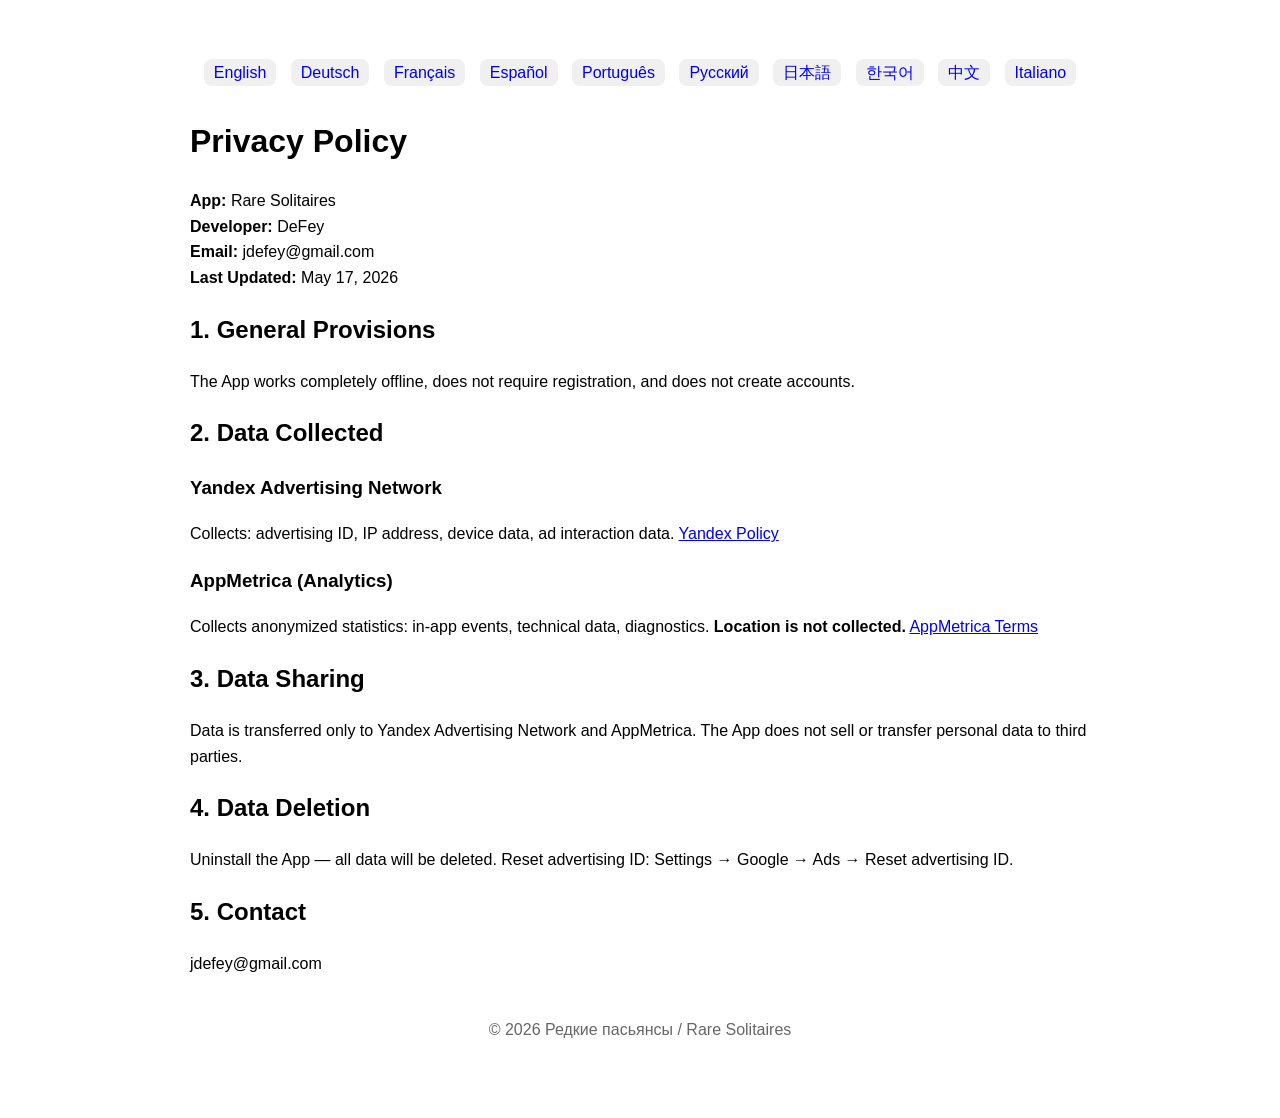
<file: rare_solitaire_privacy_policy.html>
<!DOCTYPE html>
<html lang="en">
<head>
    <meta charset="UTF-8">
    <title>Политика конфиденциальности — Редкие пасьянсы</title>
    <style>
        body { font-family: -apple-system, sans-serif; max-width: 900px; margin: 40px auto; padding: 20px; line-height: 1.6; }
        .lang-switch { text-align: center; margin-bottom: 30px; }
        .lang-switch a { margin: 0 5px; padding: 5px 10px; background: #f0f0f0; border-radius: 8px; text-decoration: none; }
        .lang-section { display: none; }
        .lang-section.active { display: block; }
        .footer { margin-top: 40px; text-align: center; color: #666; }
        @media (prefers-color-scheme: dark) { body { background: #1a1a1a; color: #ddd; } .lang-switch a { background: #333; color: #fff; } }
    </style>
</head>
<body>
<div class="lang-switch">
    <a href="#" data-lang="en">English</a>
    <a href="#" data-lang="de">Deutsch</a>
    <a href="#" data-lang="fr">Français</a>
    <a href="#" data-lang="es">Español</a>
    <a href="#" data-lang="pt">Português</a>
    <a href="#" data-lang="ru">Русский</a>
    <a href="#" data-lang="ja">日本語</a>
    <a href="#" data-lang="ko">한국어</a>
    <a href="#" data-lang="zh">中文</a>
    <a href="#" data-lang="it">Italiano</a>
</div>
<div id="lang-ru" class="lang-section">
    <h1>Политика конфиденциальности</h1>
    <p><strong>Приложение:</strong> Редкие пасьянсы (Rare Solitaires)<br><strong>Разработчик:</strong> DeFey<br><strong>Email:</strong> jdefey@gmail.com<br><strong>Последнее обновление:</strong> 17 мая 2026 г.</p>
    <h2>1. Общие положения</h2>
    <p>Приложение работает полностью офлайн, не требует регистрации и не создаёт аккаунты.</p>
    <h2>2. Какие данные собираются</h2>
    <h3>Яндекс Рекламная Сеть</h3>
    <p>Собирает: рекламный ID, IP-адрес, данные об устройстве, данные о взаимодействии с рекламой. <a href="https://yandex.ru/legal/confidential/">Политика Яндекса</a></p>
    <h3>AppMetrica (аналитика)</h3>
    <p>Собирает обезличенную статистику: события в приложении, технические данные, диагностику. <strong>Геолокация не собирается.</strong> <a href="https://yandex.ru/legal/metrica_termsofuse/">Условия AppMetrica</a></p>
    <h2>3. Передача данных</h2>
    <p>Данные передаются только Яндекс.Рекламной Сети и AppMetrica. Приложение не продаёт и не передаёт личные данные третьим лицам.</p>
    <h2>4. Удаление данных</h2>
    <p>Удалите приложение — все данные будут удалены. Сбросить рекламный ID: Настройки → Google → Реклама → Сбросить рекламный ID.</p>
    <h2>5. Контакты</h2>
    <p>jdefey@gmail.com</p>
</div>
<div id="lang-en" class="lang-section active">
    <h1>Privacy Policy</h1>
    <p><strong>App:</strong> Rare Solitaires<br><strong>Developer:</strong> DeFey<br><strong>Email:</strong> jdefey@gmail.com<br><strong>Last Updated:</strong> May 17, 2026</p>
    <h2>1. General Provisions</h2>
    <p>The App works completely offline, does not require registration, and does not create accounts.</p>
    <h2>2. Data Collected</h2>
    <h3>Yandex Advertising Network</h3>
    <p>Collects: advertising ID, IP address, device data, ad interaction data. <a href="https://yandex.com/legal/confidential/">Yandex Policy</a></p>
    <h3>AppMetrica (Analytics)</h3>
    <p>Collects anonymized statistics: in-app events, technical data, diagnostics. <strong>Location is not collected.</strong> <a href="https://yandex.com/legal/metrica_termsofuse/en">AppMetrica Terms</a></p>
    <h2>3. Data Sharing</h2>
    <p>Data is transferred only to Yandex Advertising Network and AppMetrica. The App does not sell or transfer personal data to third parties.</p>
    <h2>4. Data Deletion</h2>
    <p>Uninstall the App — all data will be deleted. Reset advertising ID: Settings → Google → Ads → Reset advertising ID.</p>
    <h2>5. Contact</h2>
    <p>jdefey@gmail.com</p>
</div>
<div id="lang-de" class="lang-section">
    <h1>Datenschutzerklärung</h1>
    <p><strong>App:</strong> Rare Solitaires<br><strong>Entwickler:</strong> DeFey<br><strong>E-Mail:</strong> jdefey@gmail.com<br><strong>Letzte Aktualisierung:</strong> 17. Mai 2026</p>
    <h2>1. Allgemeine Bestimmungen</h2>
    <p>Die App funktioniert vollständig offline, erfordert keine Registrierung und erstellt keine Konten.</p>
    <h2>2. Gesammelte Daten</h2>
    <h3>Yandex Werbenetzwerk</h3>
    <p>Sammelt: Werbe-ID, IP-Adresse, Gerätedaten, Interaktionsdaten mit Werbung. <a href="https://yandex.ru/legal/confidential/">Yandex Richtlinie</a></p>
    <h3>AppMetrica (Analyse)</h3>
    <p>Sammelt anonymisierte Statistiken: App-Ereignisse, technische Daten, Diagnosen. <strong>Standort wird nicht erfasst.</strong> <a href="https://yandex.ru/legal/metrica_termsofuse/">AppMetrica Bedingungen</a></p>
    <h2>3. Datenweitergabe</h2>
    <p>Daten werden nur an das Yandex Werbenetzwerk und AppMetrica weitergegeben.</p>
    <h2>4. Datenlöschung</h2>
    <p>Deinstallieren Sie die App — alle Daten werden gelöscht. Werbe-ID zurücksetzen: Einstellungen → Google → Werbung → Werbe-ID zurücksetzen.</p>
    <h2>5. Kontakt</h2>
    <p>jdefey@gmail.com</p>
</div>
<div id="lang-fr" class="lang-section">
    <h1>Politique de confidentialité</h1>
    <p><strong>Application:</strong> Rare Solitaires<br><strong>Développeur:</strong> DeFey<br><strong>Email:</strong> jdefey@gmail.com<br><strong>Dernière mise à jour:</strong> 17 mai 2026</p>
    <h2>1. Dispositions générales</h2>
    <p>L'application fonctionne entièrement hors ligne, ne nécessite pas d'inscription et ne crée pas de comptes.</p>
    <h2>2. Données collectées</h2>
    <h3>Réseau publicitaire Yandex</h3>
    <p>Collecte: ID publicitaire, adresse IP, données de l'appareil, interactions avec les publicités. <a href="https://yandex.ru/legal/confidential/">Politique Yandex</a></p>
    <h3>AppMetrica (analytique)</h3>
    <p>Collecte des statistiques anonymisées: événements dans l'application, données techniques, diagnostics. <strong>La localisation n'est pas collectée.</strong> <a href="https://yandex.ru/legal/metrica_termsofuse/">Conditions AppMetrica</a></p>
    <h2>3. Partage des données</h2>
    <p>Les données sont transmises uniquement au réseau publicitaire Yandex et à AppMetrica.</p>
    <h2>4. Suppression des données</h2>
    <p>Désinstallez l'application — toutes les données seront supprimées. Réinitialiser l'ID publicitaire: Paramètres → Google → Publicité → Réinitialiser l'ID publicitaire.</p>
    <h2>5. Contact</h2>
    <p>jdefey@gmail.com</p>
</div>
<div id="lang-es" class="lang-section">
    <h1>Política de privacidad</h1>
    <p><strong>Aplicación:</strong> Rare Solitaires<br><strong>Desarrollador:</strong> DeFey<br><strong>Email:</strong> jdefey@gmail.com<br><strong>Última actualización:</strong> 17 de mayo de 2026</p>
    <h2>1. Disposiciones generales</h2>
    <p>La aplicación funciona completamente sin conexión, no requiere registro y no crea cuentas.</p>
    <h2>2. Datos recopilados</h2>
    <h3>Red publicitaria Yandex</h3>
    <p>Recopila: ID publicitario, dirección IP, datos del dispositivo, interacciones con anuncios. <a href="https://yandex.ru/legal/confidential/">Política de Yandex</a></p>
    <h3>AppMetrica (analítica)</h3>
    <p>Recopila estadísticas anónimas: eventos en la aplicación, datos técnicos, diagnósticos. <strong>No se recopila la ubicación.</strong> <a href="https://yandex.ru/legal/metrica_termsofuse/">Términos de AppMetrica</a></p>
    <h2>3. Compartir datos</h2>
    <p>Los datos se transfieren solo a la Red publicitaria de Yandex y a AppMetrica.</p>
    <h2>4. Eliminación de datos</h2>
    <p>Desinstala la aplicación — todos los datos se eliminarán. Restablecer ID publicitario: Configuración → Google → Anuncios → Restablecer ID publicitario.</p>
    <h2>5. Contacto</h2>
    <p>jdefey@gmail.com</p>
</div>
<div id="lang-pt" class="lang-section">
    <h1>Política de Privacidade</h1>
    <p><strong>Aplicativo:</strong> Rare Solitaires<br><strong>Desenvolvedor:</strong> DeFey<br><strong>Email:</strong> jdefey@gmail.com<br><strong>Última atualização:</strong> 17 de maio de 2026</p>
    <h2>1. Disposições gerais</h2>
    <p>O aplicativo funciona completamente offline, não requer registro e não cria contas.</p>
    <h2>2. Dados coletados</h2>
    <h3>Rede de anúncios Yandex</h3>
    <p>Coleta: ID de publicidade, endereço IP, dados do dispositivo, interações com anúncios. <a href="https://yandex.ru/legal/confidential/">Política Yandex</a></p>
    <h3>AppMetrica (analítica)</h3>
    <p>Coleta estatísticas anônimas: eventos no aplicativo, dados técnicos, diagnósticos. <strong>A localização não é coletada.</strong> <a href="https://yandex.ru/legal/metrica_termsofuse/">Termos AppMetrica</a></p>
    <h2>3. Compartilhamento de dados</h2>
    <p>Os dados são transferidos apenas para a Rede de Anúncios Yandex e AppMetrica.</p>
    <h2>4. Exclusão de dados</h2>
    <p>Desinstale o aplicativo — todos os dados serão excluídos. Redefinir ID de publicidade: Configurações → Google → Anúncios → Redefinir ID de publicidade.</p>
    <h2>5. Contato</h2>
    <p>jdefey@gmail.com</p>
</div>
<div id="lang-ja" class="lang-section">
    <h1>プライバシーポリシー</h1>
    <p><strong>アプリ:</strong> Rare Solitaires<br><strong>開発者:</strong> DeFey<br><strong>メール:</strong> jdefey@gmail.com<br><strong>最終更新日:</strong> 2026年5月17日</p>
    <h2>1. 一般規定</h2>
    <p>このアプリは完全にオフラインで動作し、登録は不要で、アカウントも作成しません。</p>
    <h2>2. 収集されるデータ</h2>
    <h3>Yandex広告ネットワーク</h3>
    <p>収集する情報：広告ID、IPアドレス、デバイス情報、広告とのやり取り。 <a href="https://yandex.ru/legal/confidential/">Yandexポリシー</a></p>
    <h3>AppMetrica（分析）</h3>
    <p>匿名統計を収集：アプリ内イベント、技術データ、診断情報。<strong>位置情報は収集しません。</strong> <a href="https://yandex.ru/legal/metrica_termsofuse/">AppMetrica利用規約</a></p>
    <h2>3. データ共有</h2>
    <p>データはYandex広告ネットワークとAppMetricaにのみ転送されます。</p>
    <h2>4. データ削除</h2>
    <p>アプリをアンインストールすると、すべてのデータが削除されます。広告IDのリセット：設定 → Google → 広告 → 広告IDをリセット。</p>
    <h2>5. お問い合わせ</h2>
    <p>jdefey@gmail.com</p>
</div>
<div id="lang-ko" class="lang-section">
    <h1>개인정보 보호정책</h1>
    <p><strong>앱:</strong> Rare Solitaires<br><strong>개발자:</strong> DeFey<br><strong>이메일:</strong> jdefey@gmail.com<br><strong>마지막 업데이트:</strong> 2026년 5월 17일</p>
    <h2>1. 일반 조항</h2>
    <p>이 앱은 완전히 오프라인으로 작동하며, 등록이 필요하지 않고 계정을 생성하지 않습니다.</p>
    <h2>2. 수집되는 데이터</h2>
    <h3>Yandex 광고 네트워크</h3>
    <p>수집 항목: 광고 ID, IP 주소, 기기 정보, 광고 상호작용 데이터. <a href="https://yandex.ru/legal/confidential/">Yandex 정책</a></p>
    <h3>AppMetrica (분석)</h3>
    <p>익명 통계 수집: 앱 내 이벤트, 기술 데이터, 진단 정보.<strong>위치 정보는 수집되지 않습니다.</strong> <a href="https://yandex.ru/legal/metrica_termsofuse/">AppMetrica 약관</a></p>
    <h2>3. 데이터 공유</h2>
    <p>데이터는 Yandex 광고 네트워크 및 AppMetrica에만 전송됩니다.</p>
    <h2>4. 데이터 삭제</h2>
    <p>앱을 제거하면 모든 데이터가 삭제됩니다. 광고 ID 재설정: 설정 → Google → 광고 → 광고 ID 재설정.</p>
    <h2>5. 연락처</h2>
    <p>jdefey@gmail.com</p>
</div>
<div id="lang-zh" class="lang-section">
    <h1>隐私政策</h1>
    <p><strong>应用:</strong> Rare Solitaires<br><strong>开发者:</strong> DeFey<br><strong>邮箱:</strong> jdefey@gmail.com<br><strong>最后更新:</strong> 2026年5月17日</p>
    <h2>1. 总则</h2>
    <p>本应用完全离线运行，不需要注册，也不创建帐户。</p>
    <h2>2. 收集的数据</h2>
    <h3>Yandex广告网络</h3>
    <p>收集：广告ID、IP地址、设备数据、广告互动数据。<a href="https://yandex.ru/legal/confidential/">Yandex政策</a></p>
    <h3>AppMetrica（分析）</h3>
    <p>收集匿名统计数据：应用内事件、技术数据、诊断信息。<strong>不收集位置信息。</strong><a href="https://yandex.ru/legal/metrica_termsofuse/">AppMetrica条款</a></p>
    <h2>3. 数据共享</h2>
    <p>数据仅传输给Yandex广告网络和AppMetrica。</p>
    <h2>4. 数据删除</h2>
    <p>卸载应用即删除所有数据。重置广告ID：设置 → Google → 广告 → 重置广告ID。</p>
    <h2>5. 联系方式</h2>
    <p>jdefey@gmail.com</p>
</div>
<div id="lang-it" class="lang-section">
    <h1>Informativa sulla privacy</h1>
    <p><strong>App:</strong> Rare Solitaires<br><strong>Sviluppatore:</strong> DeFey<br><strong>Email:</strong> jdefey@gmail.com<br><strong>Ultimo aggiornamento:</strong> 17 maggio 2026</p>
    <h2>1. Disposizioni generali</h2>
    <p>L'app funziona completamente offline, non richiede registrazione e non crea account.</p>
    <h2>2. Dati raccolti</h2>
    <h3>Rete pubblicitaria Yandex</h3>
    <p>Raccoglie: ID pubblicitario, indirizzo IP, dati del dispositivo, interazioni con gli annunci. <a href="https://yandex.ru/legal/confidential/">Informativa Yandex</a></p>
    <h3>AppMetrica (analisi)</h3>
    <p>Raccoglie statistiche anonime: eventi nell'app, dati tecnici, diagnosi. <strong>La posizione non viene raccolta.</strong> <a href="https://yandex.ru/legal/metrica_termsofuse/">Termini AppMetrica</a></p>
    <h2>3. Condivisione dei dati</h2>
    <p>I dati vengono trasferiti solo alla Rete pubblicitaria Yandex e ad AppMetrica.</p>
    <h2>4. Cancellazione dei dati</h2>
    <p>Disinstalla l'app — tutti i dati verranno cancellati. Reimpostare l'ID pubblicitario: Impostazioni → Google → Annunci → Reimposta ID pubblicitario.</p>
    <h2>5. Contatti</h2>
    <p>jdefey@gmail.com</p>
</div>
<div class="footer">
    <p>© 2026 Редкие пасьянсы / Rare Solitaires</p>
</div>
<script>
document.querySelectorAll('.lang-switch a').forEach(link => {
    link.addEventListener('click', (e) => {
        e.preventDefault();
        const lang = link.getAttribute('data-lang');
        document.querySelectorAll('.lang-section').forEach(section => section.classList.remove('active'));
        const target = document.getElementById('lang-' + lang);
        if (target) target.classList.add('active');
        localStorage.setItem('privacyLang', lang);
    });
});
const savedLang = localStorage.getItem('privacyLang');
if (savedLang && document.getElementById('lang-' + savedLang)) {
    document.querySelectorAll('.lang-section').forEach(s => s.classList.remove('active'));
    document.getElementById('lang-' + savedLang).classList.add('active');
}
</script>
</body>
</html>
</file>
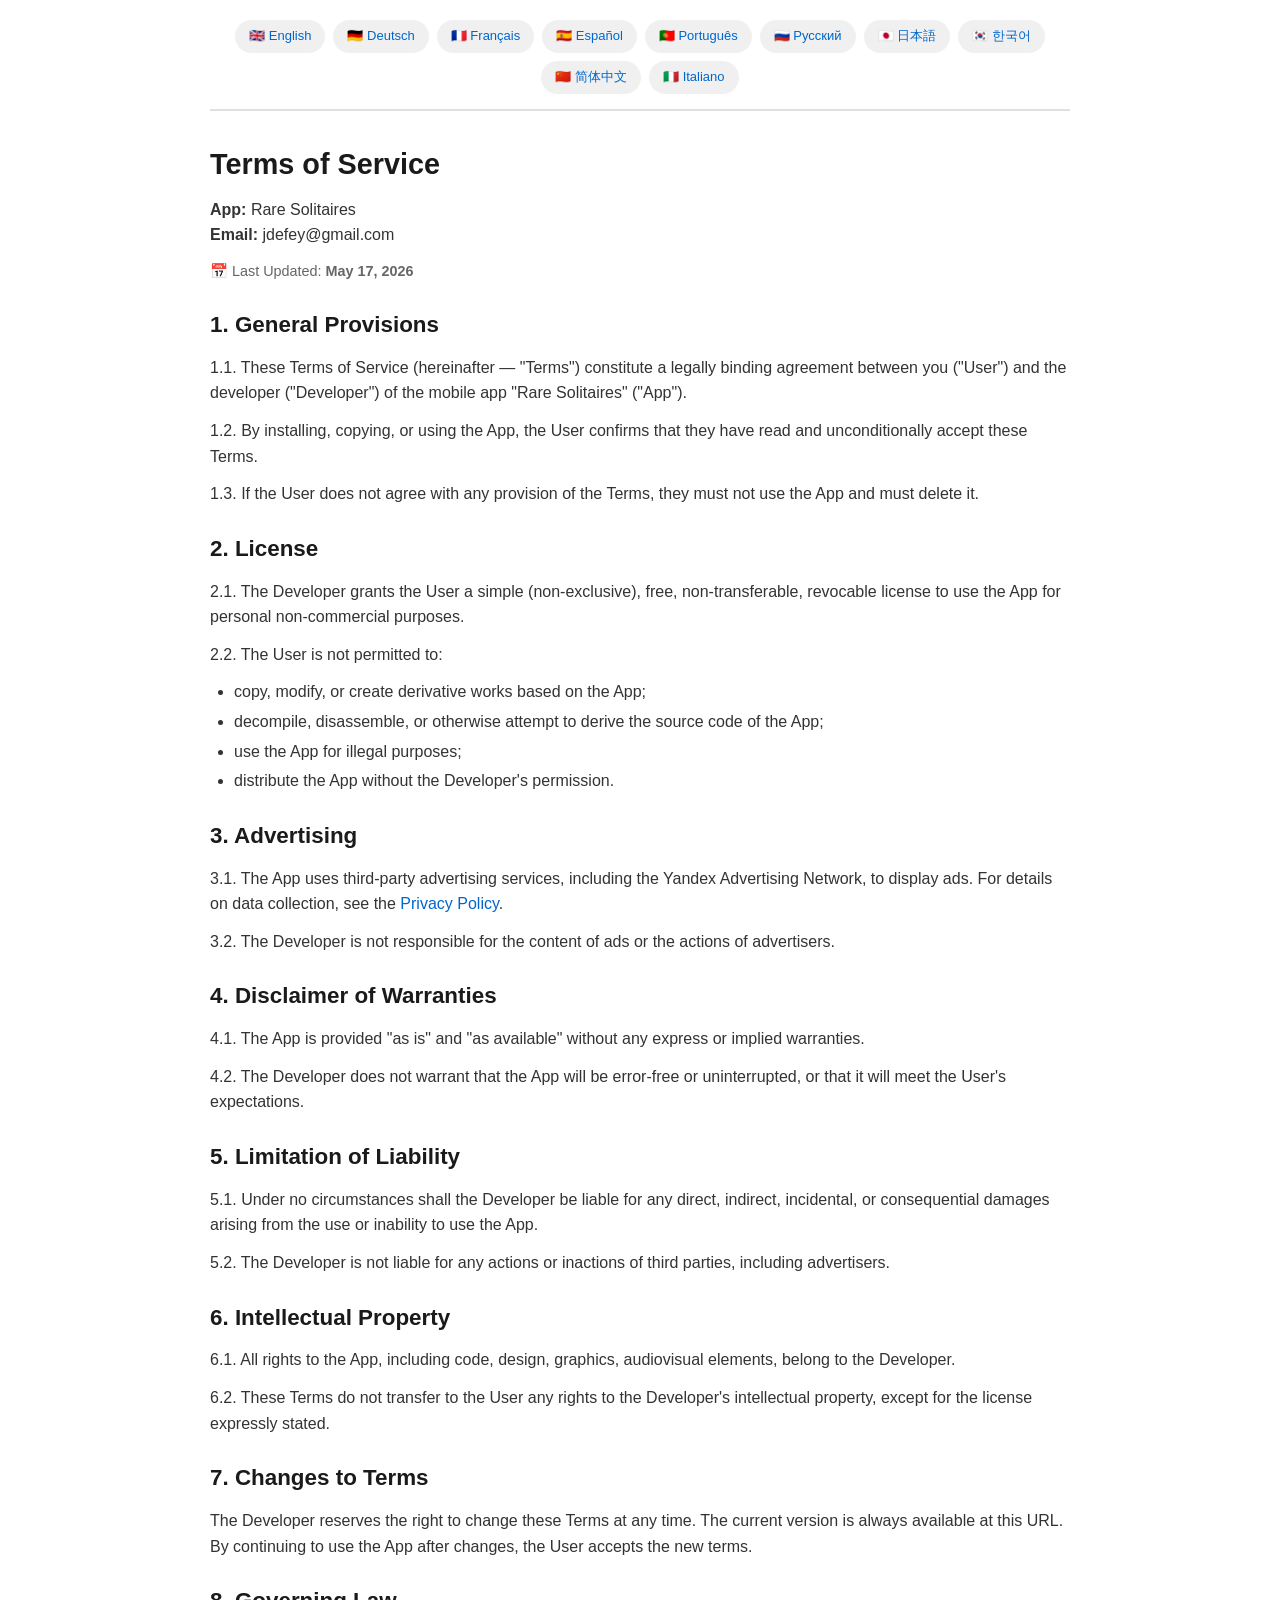
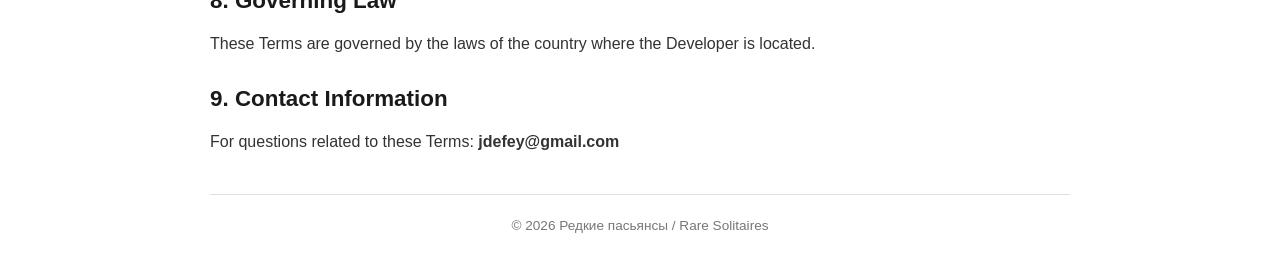
<file: rare_solitaires_terms_of_service.html>
<!DOCTYPE html>
<html lang="en">
<head>
    <meta charset="UTF-8">
    <meta name="viewport" content="width=device-width, initial-scale=1.0">
    <title>Условия использования / Terms of Service — Редкие пасьянсы</title>
    <style>
        * {
            margin: 0;
            padding: 0;
            box-sizing: border-box;
        }
        body {
            font-family: -apple-system, BlinkMacSystemFont, 'Segoe UI', Roboto, 'Helvetica Neue', sans-serif;
            line-height: 1.6;
            max-width: 900px;
            margin: 0 auto;
            padding: 20px;
            color: #333;
            background: #fff;
        }
        h1 {
            font-size: 1.8em;
            margin-bottom: 10px;
            color: #1a1a1a;
        }
        h2 {
            font-size: 1.4em;
            margin-top: 24px;
            margin-bottom: 12px;
            color: #1a1a1a;
        }
        p {
            margin-bottom: 12px;
        }
        ul {
            margin-bottom: 12px;
            padding-left: 24px;
        }
        li {
            margin-bottom: 4px;
        }
        a {
            color: #0066cc;
            text-decoration: none;
        }
        a:hover {
            text-decoration: underline;
        }
        .lang-switch {
            text-align: center;
            margin-bottom: 30px;
            padding-bottom: 15px;
            border-bottom: 2px solid #e0e0e0;
            display: flex;
            flex-wrap: wrap;
            justify-content: center;
            gap: 8px;
        }
        .lang-switch a {
            display: inline-block;
            padding: 6px 14px;
            background: #f0f0f0;
            border-radius: 20px;
            font-size: 13px;
            font-weight: 500;
            transition: all 0.2s;
        }
        .lang-switch a:hover {
            background: #e0e0e0;
            text-decoration: none;
        }
        .lang-section {
            display: none;
        }
        .lang-section.active {
            display: block;
        }
        .footer {
            margin-top: 40px;
            padding-top: 20px;
            border-top: 1px solid #e0e0e0;
            font-size: 0.85em;
            text-align: center;
            color: #777;
        }
        .last-updated {
            color: #666;
            font-size: 0.9em;
            margin-bottom: 20px;
        }
        @media (prefers-color-scheme: dark) {
            body {
                background: #1a1a1a;
                color: #e0e0e0;
            }
            h1, h2 {
                color: #ffffff;
            }
            .lang-switch {
                border-bottom-color: #333;
            }
            .lang-switch a {
                background: #2d2d2d;
                color: #66ccff;
            }
            .lang-switch a:hover {
                background: #3d3d3d;
            }
            .footer {
                border-top-color: #333;
                color: #888;
            }
            a {
                color: #66ccff;
            }
        }
    </style>
</head>
<body>

<div class="lang-switch">
    <a href="#" data-lang="en">🇬🇧 English</a>
    <a href="#" data-lang="de">🇩🇪 Deutsch</a>
    <a href="#" data-lang="fr">🇫🇷 Français</a>
    <a href="#" data-lang="es">🇪🇸 Español</a>
    <a href="#" data-lang="pt">🇵🇹 Português</a>
    <a href="#" data-lang="ru">🇷🇺 Русский</a>
    <a href="#" data-lang="ja">🇯🇵 日本語</a>
    <a href="#" data-lang="ko">🇰🇷 한국어</a>
    <a href="#" data-lang="zh">🇨🇳 简体中文</a>
    <a href="#" data-lang="it">🇮🇹 Italiano</a>
</div>

<!-- АНГЛИЙСКИЙ -->
<div id="lang-en" class="lang-section active">
    <h1>Terms of Service</h1>
    <p><strong>App:</strong> Rare Solitaires<br>
    <strong>Email:</strong> jdefey@gmail.com</p>
    <p class="last-updated">📅 Last Updated: <strong>May 17, 2026</strong></p>

    <h2>1. General Provisions</h2>
    <p>1.1. These Terms of Service (hereinafter — "Terms") constitute a legally binding agreement between you ("User") and the developer ("Developer") of the mobile app "Rare Solitaires" ("App").</p>
    <p>1.2. By installing, copying, or using the App, the User confirms that they have read and unconditionally accept these Terms.</p>
    <p>1.3. If the User does not agree with any provision of the Terms, they must not use the App and must delete it.</p>

    <h2>2. License</h2>
    <p>2.1. The Developer grants the User a simple (non-exclusive), free, non-transferable, revocable license to use the App for personal non-commercial purposes.</p>
    <p>2.2. The User is not permitted to:</p>
    <ul>
        <li>copy, modify, or create derivative works based on the App;</li>
        <li>decompile, disassemble, or otherwise attempt to derive the source code of the App;</li>
        <li>use the App for illegal purposes;</li>
        <li>distribute the App without the Developer's permission.</li>
    </ul>

    <h2>3. Advertising</h2>
    <p>3.1. The App uses third-party advertising services, including the Yandex Advertising Network, to display ads. For details on data collection, see the <a href="https://andreygrechkin.github.io/privacy-policies/rare_solitaire_privacy_policy.html">Privacy Policy</a>.</p>
    <p>3.2. The Developer is not responsible for the content of ads or the actions of advertisers.</p>

    <h2>4. Disclaimer of Warranties</h2>
    <p>4.1. The App is provided "as is" and "as available" without any express or implied warranties.</p>
    <p>4.2. The Developer does not warrant that the App will be error-free or uninterrupted, or that it will meet the User's expectations.</p>

    <h2>5. Limitation of Liability</h2>
    <p>5.1. Under no circumstances shall the Developer be liable for any direct, indirect, incidental, or consequential damages arising from the use or inability to use the App.</p>
    <p>5.2. The Developer is not liable for any actions or inactions of third parties, including advertisers.</p>

    <h2>6. Intellectual Property</h2>
    <p>6.1. All rights to the App, including code, design, graphics, audiovisual elements, belong to the Developer.</p>
    <p>6.2. These Terms do not transfer to the User any rights to the Developer's intellectual property, except for the license expressly stated.</p>

    <h2>7. Changes to Terms</h2>
    <p>The Developer reserves the right to change these Terms at any time. The current version is always available at this URL. By continuing to use the App after changes, the User accepts the new terms.</p>

    <h2>8. Governing Law</h2>
    <p>These Terms are governed by the laws of the country where the Developer is located.</p>

    <h2>9. Contact Information</h2>
    <p>For questions related to these Terms: <strong>jdefey@gmail.com</strong></p>
</div>

<!-- РУССКИЙ -->
<div id="lang-ru" class="lang-section">
    <h1>Условия использования</h1>
    <p><strong>Приложение:</strong> Редкие пасьянсы (Rare Solitaires)<br>
    <strong>Email:</strong> jdefey@gmail.com</p>
    <p class="last-updated">📅 Дата последнего обновления: <strong>17 мая 2026 г.</strong></p>

    <h2>1. Общие положения</h2>
    <p>1.1. Настоящие Условия использования (далее — «Условия») являются юридически обязывающим соглашением между вами («Пользователь») и разработчиком («Разработчик») мобильного приложения «Редкие пасьянсы» («Приложение»).</p>
    <p>1.2. Устанавливая, копируя или используя Приложение, Пользователь подтверждает, что ознакомился с настоящими Условиями и принимает их безоговорочно.</p>
    <p>1.3. Если Пользователь не согласен с какими-либо положениями Условий, он не должен использовать Приложение и обязан удалить его.</p>

    <h2>2. Лицензия</h2>
    <p>2.1. Разработчик предоставляет Пользователю простую (неисключительную), бесплатную, непередаваемую, отзывную лицензию на использование Приложения в личных некоммерческих целях.</p>
    <p>2.2. Пользователь не имеет права:</p>
    <ul>
        <li>копировать, модифицировать или создавать производные работы на основе Приложения;</li>
        <li>декомпилировать, дизассемблировать или иным образом пытаться получить исходный код Приложения;</li>
        <li>использовать Приложение для незаконных целей;</li>
        <li>распространять Приложение без разрешения Разработчика.</li>
    </ul>

    <h2>3. Реклама</h2>
    <p>3.1. Приложение использует сторонние рекламные сервисы, включая Яндекс.Рекламную Сеть, для показа рекламы. Подробнее о сборе данных см. в <a href="https://andreygrechkin.github.io/privacy-policies/rare_solitaire_privacy_policy.html">Политике конфиденциальности</a>.</p>
    <p>3.2. Разработчик не несет ответственности за содержание рекламы и действия рекламодателей.</p>

    <h2>4. Отказ от гарантий</h2>
    <p>4.1. Приложение предоставляется «как есть» («as is») и «как доступно» («as available») без каких-либо явных или подразумеваемых гарантий.</p>
    <p>4.2. Разработчик не гарантирует, что Приложение будет работать без ошибок или перебоев, а также что оно будет соответствовать ожиданиям Пользователя.</p>

    <h2>5. Ограничение ответственности</h2>
    <p>5.1. Ни при каких обстоятельствах Разработчик не несет ответственности за любые прямые, косвенные, случайные или косвенные убытки, возникающие из использования или невозможности использования Приложения.</p>
    <p>5.2. Разработчик не несет ответственности за любые действия или бездействие третьих лиц, включая рекламодателей.</p>

    <h2>6. Интеллектуальная собственность</h2>
    <p>6.1. Все права на Приложение, включая код, дизайн, графику, аудиовизуальные элементы, принадлежат Разработчику.</p>
    <p>6.2. Настоящие Условия не передают Пользователю никаких прав на интеллектуальную собственность Разработчика, кроме явно указанной лицензии.</p>

    <h2>7. Изменение Условий</h2>
    <p>Разработчик оставляет за собой право изменять настоящие Условия в любое время. Актуальная версия всегда доступна по этой ссылке. Продолжая использовать Приложение после изменений, Пользователь принимает новые условия.</p>

    <h2>8. Применимое право</h2>
    <p>Настоящие Условия регулируются законодательством страны местонахождения Разработчика.</p>

    <h2>9. Контакты</h2>
    <p>По вопросам, связанным с настоящими Условиями: <strong>jdefey@gmail.com</strong></p>
</div>    

<!-- НЕМЕЦКИЙ -->
<div id="lang-de" class="lang-section">
    <h1>Nutzungsbedingungen</h1>
    <p><strong>App:</strong> Rare Solitaires<br>
    <strong>E-Mail:</strong> jdefey@gmail.com</p>
    <p class="last-updated">📅 Letzte Aktualisierung: <strong>17. Mai 2026</strong></p>

    <h2>1. Allgemeine Bestimmungen</h2>
    <p>1.1. Diese Nutzungsbedingungen (im Folgenden „Bedingungen“) stellen eine rechtsverbindliche Vereinbarung zwischen Ihnen („Nutzer“) und dem Entwickler („Entwickler“) der mobilen App „Rare Solitaires“ („App“) dar.</p>
    <p>1.2. Durch die Installation, das Kopieren oder die Nutzung der App bestätigt der Nutzer, dass er diese Bedingungen gelesen hat und sie vorbehaltlos akzeptiert.</p>
    <p>1.3. Wenn der Nutzer mit einer Bestimmung der Bedingungen nicht einverstanden ist, darf er die App nicht nutzen und muss sie löschen.</p>

    <h2>2. Lizenz</h2>
    <p>2.1. Der Entwickler gewährt dem Nutzer eine einfache (nicht-exklusive), kostenlose, nicht übertragbare, widerrufliche Lizenz zur Nutzung der App für persönliche nicht-kommerzielle Zwecke.</p>
    <p>2.2. Der Nutzer ist nicht berechtigt:</p>
    <ul>
        <li>die App zu kopieren, zu modifizieren oder abgeleitete Werke zu erstellen;</li>
        <li>die App zu dekompilieren, zu disassemblieren oder anderweitig zu versuchen, den Quellcode zu erhalten;</li>
        <li>die App für illegale Zwecke zu nutzen;</li>
        <li>die App ohne Zustimmung des Entwicklers zu verbreiten.</li>
    </ul>

    <h2>3. Werbung</h2>
    <p>3.1. Die App verwendet Drittanbieter-Werbedienste, einschließlich des Yandex-Werbenetzwerks, um Werbung anzuzeigen. Details zur Datenerhebung finden Sie in der <a href="https://andreygrechkin.github.io/privacy-policies/rare_solitaire_privacy_policy.html">Datenschutzerklärung</a>.</p>
    <p>3.2. Der Entwickler haftet nicht für den Inhalt von Werbung oder die Handlungen von Werbetreibenden.</p>

    <h2>4. Gewährleistungsausschluss</h2>
    <p>4.1. Die App wird „wie besehen“ („as is“) und „wie verfügbar“ („as available“) ohne jegliche ausdrückliche oder stillschweigende Gewährleistung bereitgestellt.</p>
    <p>4.2. Der Entwickler garantiert nicht, dass die App fehlerfrei oder unterbrechungsfrei funktioniert oder den Erwartungen des Nutzers entspricht.</p>

    <h2>5. Haftungsbeschränkung</h2>
    <p>5.1. Der Entwickler haftet unter keinen Umständen für direkte, indirekte, zufällige oder Folgeschäden, die aus der Nutzung oder der Unmöglichkeit der Nutzung der App entstehen.</p>
    <p>5.2. Der Entwickler haftet nicht für Handlungen oder Unterlassungen Dritter, einschließlich Werbetreibender.</p>

    <h2>6. Geistiges Eigentum</h2>
    <p>6.1. Alle Rechte an der App, einschließlich Code, Design, Grafiken und audiovisuellen Elementen, gehören dem Entwickler.</p>
    <p>6.2. Diese Bedingungen übertragen dem Nutzer keine Rechte am geistigen Eigentum des Entwicklers, mit Ausnahme der ausdrücklich genannten Lizenz.</p>

    <h2>7. Änderungen der Bedingungen</h2>
    <p>Der Entwickler behält sich das Recht vor, diese Bedingungen jederzeit zu ändern. Die aktuelle Version ist immer unter dieser URL verfügbar. Durch die fortgesetzte Nutzung der App nach Änderungen akzeptiert der Nutzer die neuen Bedingungen.</p>

    <h2>8. Anwendbares Recht</h2>
    <p>Diese Bedingungen unterliegen dem Recht des Landes, in dem sich der Entwickler befindet.</p>

    <h2>9. Kontakt</h2>
    <p>Für Fragen zu diesen Bedingungen: <strong>jdefey@gmail.com</strong></p>
</div>

<!-- ФРАНЦУЗСКИЙ -->
<div id="lang-fr" class="lang-section">
    <h1>Conditions d'utilisation</h1>
    <p><strong>Application:</strong> Rare Solitaires<br>
    <strong>Email:</strong> jdefey@gmail.com</p>
    <p class="last-updated">📅 Dernière mise à jour: <strong>17 mai 2026</strong></p>

    <h2>1. Dispositions générales</h2>
    <p>1.1. Les présentes Conditions d'utilisation (ci-après « Conditions ») constituent un accord juridiquement contraignant entre vous (« Utilisateur ») et le développeur (« Développeur ») de l'application mobile « Rare Solitaires » (« Application »).</p>
    <p>1.2. En installant, copiant ou utilisant l'Application, l'Utilisateur confirme qu'il a lu et accepte sans réserve les présentes Conditions.</p>
    <p>1.3. Si l'Utilisateur n'est pas d'accord avec une disposition quelconque des Conditions, il ne doit pas utiliser l'Application et doit la supprimer.</p>

    <h2>2. Licence</h2>
    <p>2.1. Le Développeur accorde à l'Utilisateur une licence simple (non exclusive), gratuite, non transférable et révocable pour utiliser l'Application à des fins personnelles non commerciales.</p>
    <p>2.2. L'Utilisateur n'est pas autorisé à :</p>
    <ul>
        <li>copier, modifier ou créer des œuvres dérivées de l'Application;</li>
        <li>décompiler, désassembler ou tenter d'obtenir le code source de l'Application;</li>
        <li>utiliser l'Application à des fins illégales;</li>
        <li>distribuer l'Application sans l'autorisation du Développeur.</li>
    </ul>

    <h2>3. Publicité</h2>
    <p>3.1. L'Application utilise des services publicitaires tiers, y compris le Réseau publicitaire Yandex, pour afficher des publicités. Pour plus de détails sur la collecte de données, consultez la <a href="https://andreygrechkin.github.io/privacy-policies/rare_solitaire_privacy_policy.html">Politique de confidentialité</a>.</p>
    <p>3.2. Le Développeur n'est pas responsable du contenu des publicités ni des actions des annonceurs.</p>

    <h2>4. Exclusion de garantie</h2>
    <p>4.1. L'Application est fournie « en l'état » (« as is ») et « comme disponible » (« as available ») sans aucune garantie expresse ou implicite.</p>
    <p>4.2. Le Développeur ne garantit pas que l'Application fonctionnera sans erreur ni interruption, ni qu'elle répondra aux attentes de l'Utilisateur.</p>

    <h2>5. Limitation de responsabilité</h2>
    <p>5.1. En aucun cas le Développeur ne pourra être tenu responsable des dommages directs, indirects, accessoires ou consécutifs découlant de l'utilisation ou de l'impossibilité d'utiliser l'Application.</p>
    <p>5.2. Le Développeur n'est pas responsable des actions ou inactions de tiers, y compris les annonceurs.</p>

    <h2>6. Propriété intellectuelle</h2>
    <p>6.1. Tous les droits sur l'Application, y compris le code, le design, les graphiques et les éléments audiovisuels, appartiennent au Développeur.</p>
    <p>6.2. Les présentes Conditions ne transfèrent à l'Utilisateur aucun droit sur la propriété intellectuelle du Développeur, à l'exception de la licence expressément indiquée.</p>

    <h2>7. Modification des Conditions</h2>
    <p>Le Développeur se réserve le droit de modifier les présentes Conditions à tout moment. La version actuelle est toujours disponible à cette URL. En continuant à utiliser l'Application après les modifications, l'Utilisateur accepte les nouvelles conditions.</p>

    <h2>8. Droit applicable</h2>
    <p>Les présentes Conditions sont régies par les lois du pays où le Développeur est situé.</p>

    <h2>9. Contact</h2>
    <p>Pour toute question concernant les présentes Conditions: <strong>jdefey@gmail.com</strong></p>
</div>

<!-- ИСПАНСКИЙ -->
<div id="lang-es" class="lang-section">
    <h1>Condiciones de uso</h1>
    <p><strong>Aplicación:</strong> Rare Solitaires<br>
    <strong>Email:</strong> jdefey@gmail.com</p>
    <p class="last-updated">📅 Última actualización: <strong>17 de mayo de 2026</strong></p>

    <h2>1. Disposiciones generales</h2>
    <p>1.1. Las presentes Condiciones de uso (en adelante, « Condiciones ») constituyen un acuerdo legalmente vinculante entre usted (« Usuario ») y el desarrollador (« Desarrollador ») de la aplicación móvil « Rare Solitaires » (« Aplicación »).</p>
    <p>1.2. Al instalar, copiar o utilizar la Aplicación, el Usuario confirma que ha leído y acepta incondicionalmente las presentes Condiciones.</p>
    <p>1.3. Si el Usuario no está de acuerdo con alguna disposición de las Condiciones, no debe utilizar la Aplicación y debe eliminarla.</p>

    <h2>2. Licencia</h2>
    <p>2.1. El Desarrollador otorga al Usuario una licencia simple (no exclusiva), gratuita, no transferible y revocable para usar la Aplicación con fines personales no comerciales.</p>
    <p>2.2. El Usuario no está autorizado a:</p>
    <ul>
        <li>copiar, modificar o crear obras derivadas de la Aplicación;</li>
        <li>descompilar, desensamblar o intentar obtener el código fuente de la Aplicación;</li>
        <li>utilizar la Aplicación para fines ilegales;</li>
        <li>distribuir la Aplicación sin el permiso del Desarrollador.</li>
    </ul>

    <h2>3. Publicidad</h2>
    <p>3.1. La Aplicación utiliza servicios publicitarios de terceros, incluida la Red publicitaria Yandex, para mostrar anuncios. Para más detalles sobre la recopilación de datos, consulte l<a href="https://andreygrechkin.github.io/privacy-policies/rare_solitaire_privacy_policy.html"></a>Política de privacidad</a>.</p>
    <p>3.2. El Desarrollador no es responsable del contenido de los anuncios ni de las acciones de los anunciantes.</p>

    <h2>4. Renuncia de garantías</h2>
    <p>4.1. La Aplicación se proporciona « tal cual » (« as is ») y « según disponibilidad » (« as available ») sin ninguna garantía expresa o implícita.</p>
    <p>4.2. El Desarrollador no garantiza que la Aplicación funcione sin errores o interrupciones, ni que cumpla con las expectativas del Usuario.</p>

    <h2>5. Limitación de responsabilidad</h2>
    <p>5.1. En ningún caso el Desarrollador será responsable de los daños directos, indirectos, incidentales o consecuentes que surjan del uso o la imposibilidad de usar la Aplicación.</p>
    <p>5.2. El Desarrollador no es responsable de las acciones u omisiones de terceros, incluidos los anunciantes.</p>

    <h2>6. Propiedad intelectual</h2>
    <p>6.1. Todos los derechos sobre la Aplicación, incluidos el código, el diseño, los gráficos y los elementos audiovisuales, pertenecen al Desarrollador.</p>
    <p>6.2. Las presentes Condiciones no transfieren al Usuario ningún derecho sobre la propiedad intelectual del Desarrollador, excepto la licencia expresamente indicada.</p>

    <h2>7. Cambios en las Condiciones</h2>
    <p>El Desarrollador se reserva el derecho de modificar las presentes Condiciones en cualquier momento. La versión actual está siempre disponible en esta URL. Al continuar usando la Aplicación después de los cambios, el Usuario acepta las nuevas condiciones.</p>

    <h2>8. Ley aplicable</h2>
    <p>Las presentes Condiciones se rigen por las leyes del país donde se encuentra el Desarrollador.</p>

    <h2>9. Contacto</h2>
    <p>Para preguntas relacionadas con estas Condiciones: <strong>jdefey@gmail.com</strong></p>
</div>

<!-- ПОРТУГАЛЬСКИЙ -->
<div id="lang-pt" class="lang-section">
    <h1>Termos de uso</h1>
    <p><strong>Aplicativo:</strong> Rare Solitaires<br>
    <strong>Email:</strong> jdefey@gmail.com</p>
    <p class="last-updated">📅 Última atualização: <strong>17 de maio de 2026</strong></p>

    <h2>1. Disposições gerais</h2>
    <p>1.1. Estes Termos de uso (doravante « Termos ») constituem um acordo juridicamente vinculativo entre você (« Usuário ») e o desenvolvedor (« Desenvolvedor ») do aplicativo móvel « Rare Solitaires » (« Aplicativo »).</p>
    <p>1.2. Ao instalar, copiar ou usar o Aplicativo, o Usuário confirma que leu e aceita incondicionalmente estes Termos.</p>
    <p>1.3. Se o Usuário não concordar com qualquer disposição dos Termos, não deve usar o Aplicativo e deve removê-lo.</p>

    <h2>2. Licença</h2>
    <p>2.1. O Desenvolvedor concede ao Usuário uma licença simples (não exclusiva), gratuita, não transferível e revogável para usar o Aplicativo para fins pessoais não comerciais.</p>
    <p>2.2. O Usuário não está autorizado a:</p>
    <ul>
        <li>copiar, modificar ou criar obras derivadas do Aplicativo;</li>
        <li>descompilar, desmontar ou tentar obter o código-fonte do Aplicativo;</li>
        <li>usar o Aplicativo para fins ilegais;</li>
        <li>distribuir o Aplicativo sem a permissão do Desenvolvedor.</li>
    </ul>

    <h2>3. Publicidade</h2>
    <p>3.1. O Aplicativo usa serviços de publicidade de terceiros, incluindo a Rede de Anúncios Yandex, para exibir anúncios. Para detalhes sobre a coleta de dados, consulte a <a href="https://andreygrechkin.github.io/privacy-policies/rare_solitaire_privacy_policy.html">Política de Privacidade</a>.</p>
    <p>3.2. O Desenvolvedor não é responsável pelo conteúdo dos anúncios ou pelas ações dos anunciantes.</p>

    <h2>4. Isenção de garantias</h2>
    <p>4.1. O Aplicativo é fornecido « como está » (« as is ») e « conforme disponível » (« as available ») sem quaisquer garantias expressas ou implícitas.</p>
    <p>4.2. O Desenvolvedor não garante que o Aplicativo funcionará sem erros ou interrupções, nem que atenderá às expectativas do Usuário.</p>

    <h2>5. Limitação de responsabilidade</h2>
    <p>5.1. Em nenhuma circunstância o Desenvolvedor será responsável por quaisquer danos diretos, indiretos, incidentais ou consequentes decorrentes do uso ou da impossibilidade de usar o Aplicativo.</p>
    <p>5.2. O Desenvolvedor não é responsável por quaisquer ações ou omissões de terceiros, incluindo anunciantes.</p>

    <h2>6. Propriedade intelectual</h2>
    <p>6.1. Todos os direitos sobre o Aplicativo, incluindo código, design, gráficos e elementos audiovisuais, pertencem ao Desenvolvedor.</p>
    <p>6.2. Estes Termos não transferem ao Usuário quaisquer direitos sobre a propriedade intelectual do Desenvolvedor, exceto a licença expressamente indicada.</p>

    <h2>7. Alterações nos Termos</h2>
    <p>O Desenvolvedor reserva-se o direito de alterar estes Termos a qualquer momento. A versão atual está sempre disponível neste URL. Ao continuar usando o Aplicativo após as alterações, o Usuário aceita os novos termos.</p>

    <h2>8. Lei aplicável</h2>
    <p>Estes Termos são regidos pelas leis do país onde o Desenvolvedor está localizado.</p>

    <h2>9. Contato</h2>
    <p>Para perguntas relacionadas a estes Termos: <strong>jdefey@gmail.com</strong></p>
</div>

<!-- ЯПОНСКИЙ -->
<div id="lang-ja" class="lang-section">
    <h1>利用規約</h1>
    <p><strong>アプリ:</strong> Rare Solitaires<br>
    <strong>メール:</strong> jdefey@gmail.com</p>
    <p class="last-updated">📅 最終更新日: <strong>2026年5月17日</strong></p>

    <h2>1. 一般規定</h2>
    <p>1.1. 本利用規約（以下「規約」）は、お客様（「ユーザー」）とモバイルアプリ「Rare Solitaires」（「アプリ」）の開発者（「開発者」）との間の法的拘束力のある契約です。</p>
    <p>1.2. アプリをインストール、コピー、または使用することにより、ユーザーは本規約を読み、無条件に受け入れたことを確認します。</p>
    <p>1.3. ユーザーが本規約のいずれかの条項に同意しない場合、アプリを使用してはならず、削除する必要があります。</p>

    <h2>2. ライセンス</h2>
    <p>2.1. 開発者は、ユーザーに対して、個人的な非商業目的でアプリを使用するための単純な（非独占的）、無料、譲渡不可、取り消し可能なライセンスを付与します。</p>
    <p>2.2. ユーザーは以下の行為を行ってはなりません：</p>
    <ul>
        <li>アプリをコピー、変更、または派生作品を作成すること；</li>
        <li>アプリを逆コンパイル、逆アセンブル、またはその他の方法でソースコードを取得しようとすること；</li>
        <li>アプリを違法な目的で使用すること；</li>
        <li>開発者の許可なくアプリを配布すること。</li>
    </ul>

    <h2>3. 広告</h2>
    <p>3.1. アプリは、Yandex広告ネットワークを含む第三者の広告サービスを使用して広告を表示します。データ収集の詳細については、<a href="https://andreygrechkin.github.io/privacy-policies/rare_solitaire_privacy_policy.html">プライバシーポリシー</a>をご覧ください。</p>
    <p>3.2. 開発者は、広告の内容や広告主の行為について責任を負いません。</p>

    <h2>4. 保証の否認</h2>
    <p>4.1. アプリは「現状のまま」（「as is」）かつ「利用可能なまま」（「as available」）提供され、明示的または黙示的な保証はありません。</p>
    <p>4.2. 開発者は、アプリがエラーや中断なく動作すること、またはユーザーの期待に応えることを保証しません。</p>

    <h2>5. 責任の制限</h2>
    <p>5.1. 開発者は、アプリの使用または使用不能から生じる直接的、間接的、付随的、または結果的な損害について、いかなる場合も責任を負いません。</p>
    <p>5.2. 開発者は、広告主を含む第三者の作為または不作為について責任を負いません。</p>

    <h2>6. 知的財産権</h2>
    <p>6.1. コード、デザイン、グラフィック、視聴覚要素を含むアプリに関するすべての権利は、開発者に帰属します。</p>
    <p>6.2. 本規約は、明示されたライセンスを除き、開発者の知的財産権に関するいかなる権利もユーザーに譲渡しません。</p>

    <h2>7. 規約の変更</h2>
    <p>開発者は、いつでも本規約を変更する権利を留保します。最新版は常にこのURLで入手できます。変更後にアプリの使用を継続することにより、ユーザーは新しい規約を受け入れたものとみなされます。</p>

    <h2>8. 準拠法</h2>
    <p>本規約は、開発者が所在する国の法律に準拠します。</p>

    <h2>9. 連絡先</h2>
    <p>本規約に関するお問い合わせ：<strong>jdefey@gmail.com</strong></p>
</div>

<!-- КОРЕЙСКИЙ -->
<div id="lang-ko" class="lang-section">
    <h1>이용약관</h1>
    <p><strong>앱:</strong> Rare Solitaires<br>
    <strong>이메일:</strong> jdefey@gmail.com</p>
    <p class="last-updated">📅 마지막 업데이트: <strong>2026년 5월 17일</strong></p>

    <h2>1. 일반 조항</h2>
    <p>1.1. 본 이용약관(이하 "약관")은 귀하("사용자")와 모바일 앱 "Rare Solitaires"("앱")의 개발자("개발자") 간의 법적 구속력 있는 계약입니다.</p>
    <p>1.2. 앱을 설치, 복사 또는 사용함으로써 사용자는 본 약관을 읽고 무조건 수락했음을 확인합니다.</p>
    <p>1.3. 사용자가 본 약관의 어떠한 조항에 동의하지 않는 경우, 앱을 사용해서는 안 되며 삭제해야 합니다.</p>

    <h2>2. 라이선스</h2>
    <p>2.1. 개발자는 사용자에게 개인적 비상업적 목적으로 앱을 사용할 수 있는 단순한(비독점적), 무료, 양도 불가능, 취소 가능한 라이선스를 부여합니다.</p>
    <p>2.2. 사용자는 다음을 수행할 수 없습니다:</p>
    <ul>
        <li>앱을 복사, 수정 또는 파생 작업을 생성하는 행위;</li>
        <li>앱을 역컴파일, 역어셈블하거나 소스 코드를 얻으려는 시도;</li>
        <li>불법적인 목적으로 앱을 사용하는 행위;</li>
        <li>개발자의 허가 없이 앱을 배포하는 행위.</li>
    </ul>

    <h2>3. 광고</h2>
    <p>3.1. 앱은 Yandex 광고 네트워크를 포함한 제3자 광고 서비스를 사용하여 광고를 표시합니다. 데이터 수집에 대한 자세한 내용은 <a href="https://andreygrechkin.github.io/privacy-policies/rare_solitaire_privacy_policy.html">개인정보 보호정책</a>을 참조하세요.</p>
    <p>3.2. 개발자는 광고 내용이나 광고주의 행동에 대해 책임을 지지 않습니다.</p>

    <h2>4. 보증 부인</h2>
    <p>4.1. 앱은 "있는 그대로"("as is") 및 "사용 가능한 대로"("as available") 제공되며 명시적 또는 묵시적 보증 없이 제공됩니다.</p>
    <p>4.2. 개발자는 앱이 오류나 중단 없이 작동하거나 사용자의 기대에 부응할 것임을 보증하지 않습니다.</p>

    <h2>5. 책임의 제한</h2>
    <p>5.1. 개발자는 앱 사용 또는 사용 불능으로 인해 발생하는 직접적, 간접적, 부수적 또는 결과적 손해에 대해 어떠한 경우에도 책임을 지지 않습니다.</p>
    <p>5.2. 개발자는 광고주를 포함한 제3자의 행위 또는 부작위에 대해 책임을 지지 않습니다.</p>

    <h2>6. 지적 재산권</h2>
    <p>6.1. 코드, 디자인, 그래픽, 시청각 요소를 포함한 앱에 대한 모든 권리는 개발자에게 있습니다.</p>
    <p>6.2. 본 약관은 명시된 라이선스를 제외하고 개발자의 지적 재산권에 대한 어떠한 권리도 사용자에게 이전하지 않습니다.</p>

    <h2>7. 약관의 변경</h2>
    <p>개발자는 언제든지 본 약관을 변경할 권리를 보유합니다. 현재 버전은 항상 이 URL에서 확인할 수 있습니다. 변경 후에도 앱을 계속 사용하면 사용자는 새 약관을 수락한 것으로 간주됩니다.</p>

    <h2>8. 준거법</h2>
    <p>본 약관은 개발자가 위치한 국가의 법률을 따릅니다.</p>

    <h2>9. 연락처</h2>
    <p>본 약관에 관한 문의: <strong>jdefey@gmail.com</strong></p>
</div>

<!-- КИТАЙСКИЙ -->
<div id="lang-zh" class="lang-section">
    <h1>使用条款</h1>
    <p><strong>应用:</strong> Rare Solitaires<br>
    <strong>邮箱:</strong> jdefey@gmail.com</p>
    <p class="last-updated">📅 最后更新: <strong>2026年5月17日</strong></p>

    <h2>1. 总则</h2>
    <p>1.1. 本使用条款（以下简称"条款"）构成您（"用户"）与移动应用"Rare Solitaires"（"应用"）的开发者（"开发者"）之间具有法律约束力的协议。</p>
    <p>1.2. 通过安装、复制或使用本应用，用户确认已阅读并无条件接受本条款。</p>
    <p>1.3. 如果用户不同意本条款的任何规定，则不得使用本应用，并必须删除它。</p>

    <h2>2. 许可</h2>
    <p>2.1. 开发者授予用户简单的（非排他性）、免费的、不可转让的、可撤销的许可，用于将本应用用于个人非商业目的。</p>
    <p>2.2. 用户不得：</p>
    <ul>
        <li>复制、修改或创建基于本应用的衍生作品；</li>
        <li>反编译、反汇编或以其他方式试图获取本应用的源代码；</li>
        <li>将本应用用于非法目的；</li>
        <li>未经开发者许可分发本应用。</li>
    </ul>

    <h2>3. 广告</h2>
    <p>3.1. 本应用使用第三方广告服务，包括Yandex广告网络来展示广告。有关数据收集的详细信息，请参阅<a href="https://andreygrechkin.github.io/privacy-policies/rare_solitaire_privacy_policy.html">隐私政策</a>。</p>
    <p>3.2. 开发者不对广告内容或广告商的行为负责。</p>

    <h2>4. 免责声明</h2>
    <p>4.1. 本应用按"原样"（"as is"）和"按可用性"（"as available"）提供，不附带任何明示或暗示的保证。</p>
    <p>4.2. 开发者不保证本应用将无错误或无中断运行，也不保证其满足用户的期望。</p>

    <h2>5. 责任限制</h2>
    <p>5.1. 在任何情况下，开发者均不对因使用或无法使用本应用而产生的任何直接、间接、附带或后果性损害承担责任。</p>
    <p>5.2. 开发者不对任何第三方的行为或不作为（包括广告商）承担责任。</p>

    <h2>6. 知识产权</h2>
    <p>6.1. 本应用的所有权利，包括代码、设计、图形、视听元素，均属于开发者。</p>
    <p>6.2. 除明确指出的许可外，本条款不向用户转让任何开发者的知识产权。</p>

    <h2>7. 条款的变更</h2>
    <p>开发者保留随时更改本条款的权利。当前版本始终可在此URL获取。更改后继续使用本应用即表示用户接受新条款。</p>

    <h2>8. 适用法律</h2>
    <p>本条款受开发者所在国家的法律管辖。</p>

    <h2>9. 联系方式</h2>
    <p>有关本条款的问题：<strong>jdefey@gmail.com</strong></p>
</div>

<!-- ИТАЛЬЯНСКИЙ -->
<div id="lang-it" class="lang-section">
    <h1>Condizioni d'uso</h1>
    <p><strong>App:</strong> Rare Solitaires<br>
    <strong>Email:</strong> jdefey@gmail.com</p>
    <p class="last-updated">📅 Ultimo aggiornamento: <strong>17 maggio 2026</strong></p>

    <h2>1. Disposizioni generali</h2>
    <p>1.1. Le presenti Condizioni d'uso (di seguito « Condizioni ») costituiscono un accordo legalmente vincolante tra l'utente (« Utente ») e lo sviluppatore (« Sviluppatore ») dell'app mobile « Rare Solitaires » (« App »).</p>
    <p>1.2. Installando, copiando o utilizzando l'App, l'Utente conferma di aver letto e accettato incondizionatamente le presenti Condizioni.</p>
    <p>1.3. Se l'Utente non accetta qualsiasi disposizione delle Condizioni, non deve utilizzare l'App e deve cancellarla.</p>

    <h2>2. Licenza</h2>
    <p>2.1. Lo Sviluppatore concede all'Utente una licenza semplice (non esclusiva), gratuita, non trasferibile e revocabile per utilizzare l'App per scopi personali non commerciali.</p>
    <p>2.2. L'Utente non è autorizzato a:</p>
    <ul>
        <li>copiare, modificare o creare opere derivate basate sull'App;</li>
        <li>decompilare, disassemblare o tentare di ottenere il codice sorgente dell'App;</li>
        <li>utilizzare l'App per scopi illegali;</li>
        <li>distribuire l'App senza il permesso dello Sviluppatore.</li>
    </ul>

    <h2>3. Pubblicità</h2>
    <p>3.1. L'App utilizza servizi pubblicitari di terze parti, inclusa la Rete Pubblicitaria Yandex, per mostrare annunci. Per i dettagli sulla raccolta dei dati, consultare la <a href="https://andreygrechkin.github.io/privacy-policies/rare_solitaire_privacy_policy.html">Informativa sulla privacy</a>.</p>
    <p>3.2. Lo Sviluppatore non è responsabile per il contenuto degli annunci o per le azioni degli inserzionisti.</p>

    <h2>4. Esclusione di garanzie</h2>
    <p>4.1. L'App è fornita « così com'è » (« as is ») e « come disponibile » (« as available ») senza garanzie espresse o implicite.</p>
    <p>4.2. Lo Sviluppatore non garantisce che l'App funzioni senza errori o interruzioni, né che soddisfi le aspettative dell'Utente.</p>

    <h2>5. Limitazione di responsabilità</h2>
    <p>5.1. In nessun caso lo Sviluppatore sarà responsabile per eventuali danni diretti, indiretti, incidentali o consequenziali derivanti dall'uso o dall'impossibilità di utilizzare l'App.</p>
    <p>5.2. Lo Sviluppatore non è responsabile per azioni o inazioni di terze parti, inclusi gli inserzionisti.</p>

    <h2>6. Proprietà intellettuale</h2>
    <p>6.1. Tutti i diritti sull'App, inclusi codice, design, grafica, elementi audiovisivi, appartengono allo Sviluppatore.</p>
    <p>6.2. Le presenti Condizioni non trasferiscono all'Utente alcun diritto sulla proprietà intellettuale dello Sviluppatore, ad eccezione della licenza espressamente indicata.</p>

    <h2>7. Modifica delle Condizioni</h2>
    <p>Lo Sviluppatore si riserva il diritto di modificare le presenti Condizioni in qualsiasi momento. La versione corrente è sempre disponibile a questo URL. Continuando a utilizzare l'App dopo le modifiche, l'Utente accetta le nuove condizioni.</p>

    <h2>8. Legge applicabile</h2>
    <p>Le presenti Condizioni sono regolate dalle leggi del paese in cui si trova lo Sviluppatore.</p>

    <h2>9. Contatti</h2>
    <p>Per domande relative alle presenti Condizioni: <strong>jdefey@gmail.com</strong></p>
</div>

<div class="footer">
    <p>© 2026 Редкие пасьянсы / Rare Solitaires</p>
</div>

<script>
    const langLinks = document.querySelectorAll('.lang-switch a');
    const sections = {
        en: document.getElementById('lang-en'),
        de: document.getElementById('lang-de'),
        fr: document.getElementById('lang-fr'),
        es: document.getElementById('lang-es'),
        pt: document.getElementById('lang-pt'),
        ru: document.getElementById('lang-ru'),
        ja: document.getElementById('lang-ja'),
        ko: document.getElementById('lang-ko'),
        zh: document.getElementById('lang-zh'),
        it: document.getElementById('lang-it')
    };

    function setLanguage(lang) {
        Object.values(sections).forEach(section => {
            if (section) section.classList.remove('active');
        });
        if (sections[lang]) {
            sections[lang].classList.add('active');
            localStorage.setItem('termsLang', lang);
        }
    }

    langLinks.forEach(link => {
        link.addEventListener('click', (e) => {
            e.preventDefault();
            const lang = link.getAttribute('data-lang');
            setLanguage(lang);
        });
    });

    const savedLang = localStorage.getItem('termsLang');
    if (savedLang && sections[savedLang]) {
        setLanguage(savedLang);
    }
</script>

</body>
</html>
</file>
<file: style.css>
* {
    margin: 0;
    padding: 0;
    box-sizing: border-box;
}

body {
    font-family: system-ui, -apple-system, 'Segoe UI', Roboto, sans-serif;
    background: linear-gradient(145deg, #0F172A 0%, #1E293B 100%);
    color: #F1F5F9;
    line-height: 1.5;
}

.container {
    max-width: 1280px;
    margin: 0 auto;
    padding: 24px 20px 48px;
}

/* Header */
.header {
    text-align: center;
    margin-bottom: 48px;
    position: relative;
}

.lang-selector {
    position: absolute;
    top: 0;
    right: 0;
}

.selected-lang {
    background: rgba(255,255,255,0.1);
    padding: 6px 12px;
    border-radius: 30px;
    cursor: pointer;
    font-size: 0.9rem;
    backdrop-filter: blur(4px);
}

.lang-dropdown {
    position: absolute;
    right: 0;
    top: 40px;
    background: #1E293B;
    border-radius: 16px;
    list-style: none;
    padding: 8px 0;
    margin: 0;
    width: 140px;
    display: none;
    box-shadow: 0 8px 20px rgba(0,0,0,0.3);
    z-index: 100;
}

.lang-dropdown li {
    padding: 8px 16px;
    cursor: pointer;
    transition: background 0.2s;
}

.lang-dropdown li:hover {
    background: #334155;
}

.lang-dropdown.open {
    display: block;
}

.logo {
    font-size: 3rem;
    font-weight: 800;
    background: linear-gradient(135deg, #E2E8F0 0%, #94A3B8 100%);
    -webkit-background-clip: text;
    background-clip: text;
    color: transparent;
}

.tagline {
    font-size: 1.1rem;
    color: #94A3B8;
    border-top: 1px solid #334155;
    display: inline-block;
    padding-top: 12px;
    margin-top: 8px;
}

/* Game card */
.game-card {
    background: rgba(255, 255, 255, 0.05);
    backdrop-filter: blur(10px);
    border-radius: 2rem;
    border: 1px solid rgba(255, 255, 255, 0.1);
    overflow: hidden;
    margin-bottom: 48px;
    transition: transform 0.2s;
}

.game-card:hover {
    transform: translateY(-4px);
    border-color: rgba(255, 255, 255, 0.2);
}

.cover {
    width: 100%;
    height: auto;
    display: block;
    border-bottom: 1px solid rgba(255,255,255,0.1);
}

.card-content {
    padding: 28px;
}

.game-title {
    font-size: 2rem;
    font-weight: 700;
    margin-bottom: 8px;
}

.game-subtitle {
    color: #94A3B8;
    margin-bottom: 16px;
    font-size: 0.9rem;
}

.badge {
    display: inline-block;
    background: #3B82F6;
    padding: 4px 14px;
    border-radius: 40px;
    font-size: 0.7rem;
    font-weight: 600;
    margin-bottom: 20px;
}

.description {
    margin: 16px 0;
    color: #CBD5E1;
}

.feature-list {
    list-style: none;
    margin: 20px 0;
    display: grid;
    grid-template-columns: repeat(auto-fill, minmax(240px, 1fr));
    gap: 12px;
}

.feature-list li {
    background: rgba(255,255,255,0.03);
    padding: 8px 12px;
    border-radius: 40px;
    font-size: 0.9rem;
}

/* Карусель */
.carousel {
    margin: 24px 0;
    position: relative;
    overflow: hidden;
    border-radius: 1rem;
}

.carousel-track {
    display: flex;
    overflow-x: auto;
    scroll-snap-type: x mandatory;
    gap: 12px;
    padding: 8px 0;
    scrollbar-width: thin;
}

.carousel-track img {
    width: 200px;
    flex-shrink: 0;
    scroll-snap-align: start;
    border-radius: 12px;
    border: 1px solid #334155;
    background: #0F172A;
}

/* Кнопки магазинов */
.store-buttons {
    display: flex;
    flex-wrap: wrap;
    gap: 16px;
    margin: 28px 0 20px;
}

.btn {
    display: inline-flex;
    align-items: center;
    gap: 10px;
    padding: 12px 24px;
    border-radius: 50px;
    font-weight: 600;
    text-decoration: none;
    transition: all 0.2s;
    background: #2D3A5E;
    color: white;
    border: 1px solid #475569;
}

.btn-google { background: #0F9D58; border-color: #0F9D58; }
.btn-rustore { background: #0057FF; border-color: #0057FF; }
.btn-huawei { background: #FF6600; border-color: #FF6600; }
.btn:hover { transform: scale(1.02); filter: brightness(1.05); }

.legal-links {
    display: flex;
    gap: 24px;
    margin-top: 16px;
}

.legal-links a {
    color: #94A3B8;
    text-decoration: none;
    font-size: 0.85rem;
}

.legal-links a:hover {
    color: #60A5FA;
    text-decoration: underline;
}

footer {
    text-align: center;
    margin-top: 48px;
    padding-top: 24px;
    border-top: 1px solid #2D3A5E;
    font-size: 0.85rem;
    color: #64748B;
}

@media (max-width: 780px) {
    .store-buttons { justify-content: center; }
    .lang-selector { position: relative; text-align: right; margin-bottom: 16px; }
    .header { display: flex; flex-direction: column; align-items: flex-end; }
    .logo, .tagline { width: 100%; text-align: center; }
}
</file>
